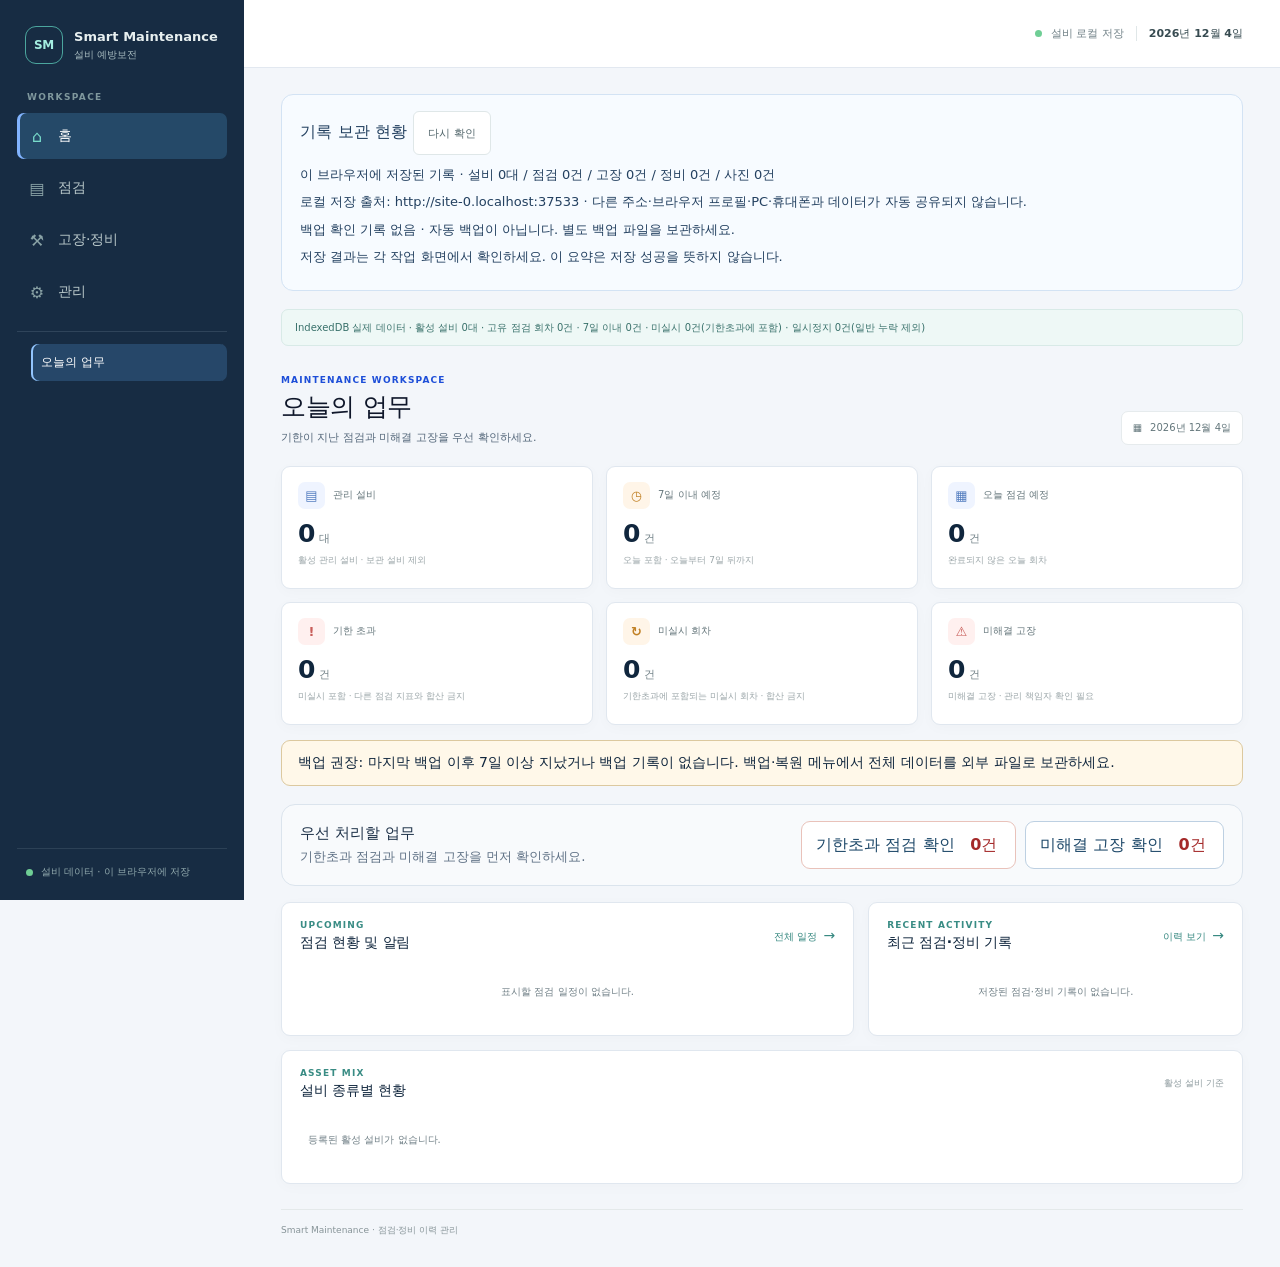
<file: docs/smart-maintenance/index.html>
<!doctype html>
<html lang="ko">
<head>
  <meta charset="utf-8"><meta name="viewport" content="width=device-width, initial-scale=1"><meta name="theme-color" content="#142a32"><meta name="description" content="Smart Maintenance 설비 예방보전 관리 화면"><title>Smart Maintenance | 설비 관리</title>
  
  
  <link rel="stylesheet" href="styles.css"><link rel="stylesheet" href="dashboard.css"><link rel="stylesheet" href="inspection.css"><link rel="stylesheet" href="maintenance.css"><link rel="stylesheet" href="integrated-history.css"><link rel="stylesheet" href="plans.css"><link rel="stylesheet" href="plan-lifecycle.css"><link rel="stylesheet" href="plan-checklists.css"><link rel="stylesheet" href="plan-execution.css"><link rel="stylesheet" href="schedule.css"><link rel="stylesheet" href="plan-autosave.css"><link rel="stylesheet" href="backup.css"><link rel="stylesheet" href="faults.css"><link rel="stylesheet" href="repair.css"><link rel="stylesheet" href="photos.css"><link rel="stylesheet" href="ui-foundation.css"><link rel="stylesheet" href="data-safety.css"><link rel="stylesheet" href="plan-focus.css"><link rel="stylesheet" href="field-mobile.css"><link rel="stylesheet" href="record-search.css">
  <script src="record-search.js" defer></script><script src="storage-version-bridge.js" defer></script><script src="app.js" defer></script><script src="inspection.js" defer></script><script src="maintenance.js" defer></script><script src="inspection-corrections.js" defer></script><script src="integrated-history.js" defer></script><script src="date-calculator.js" defer></script><script src="plan-policy.js" defer></script><script src="schedule-engine.js" defer></script><script src="plans.js" defer></script><script src="plan-checklists.js" defer></script><script src="plan-checklists-bridge.js" defer></script><script src="plan-lifecycle-ui.js" defer></script><script src="plan-early-settings.js" defer></script><script src="plan-draft-storage.js" defer></script><script src="plan-autosave.js" defer></script><script src="plan-execution.js" defer></script><script src="schedule.js" defer></script><script src="dashboard.js" defer></script><script src="dashboard-refresh.js" defer></script><script src="fault-model.js" defer></script><script src="repair-model.js" defer></script><script src="faults.js" defer></script><script src="repair-ui.js" defer></script><script src="fault-quickview.js" defer></script><script src="photos.js" defer></script><script src="backup-integrity.js" defer></script><script src="backup.js" defer></script><script src="equipment-cleanup-model.js" defer></script><script src="data-safety.js" defer></script><script src="plan-focus-model.js" defer></script><script src="plan-focus.js" defer></script>
</head>
<body><div class="app-shell"><aside class="sidebar" aria-label="주 메뉴"><a class="brand" href="#dashboard" aria-label="Smart Maintenance 대시보드"><span class="brand-mark" aria-hidden="true">SM</span><span class="brand-text"><strong>Smart Maintenance</strong><small>설비 예방보전</small></span></a><p class="nav-caption">WORKSPACE</p><nav class="primary-nav" aria-label="업무 메뉴"><button class="nav-link group-link is-active" type="button" data-group="home" aria-current="page"><span class="nav-icon" aria-hidden="true">⌂</span>홈</button><button class="nav-link group-link" type="button" data-group="inspection"><span class="nav-icon" aria-hidden="true">▤</span>점검</button><button class="nav-link group-link" type="button" data-group="repairs"><span class="nav-icon" aria-hidden="true">⚒</span>고장·정비</button><button class="nav-link group-link" type="button" data-group="admin"><span class="nav-icon" aria-hidden="true">⚙</span>관리</button></nav><nav class="sidebar-subnav nav-secondary" aria-label="상세 메뉴"><button class="nav-link nav-sub-link is-active" type="button" data-view="dashboard" data-nav-group="home" aria-current="page">오늘의 업무</button><button class="nav-link nav-sub-link" type="button" data-view="schedule" data-nav-group="inspection" hidden>점검 실행</button><button class="nav-link nav-sub-link" type="button" data-view="plans" data-nav-group="inspection" hidden>점검 계획</button><button class="nav-link nav-sub-link" type="button" data-view="history" data-nav-group="inspection" hidden>점검 이력</button><button class="nav-link nav-sub-link" type="button" data-view="faults" data-nav-group="repairs" hidden>고장·정비 관리</button><button class="nav-link nav-sub-link" type="button" data-view="equipment" data-nav-group="admin" hidden>설비 관리</button><button class="nav-link nav-sub-link" type="button" data-view="photos" data-nav-group="admin" hidden>사진 기록</button><button class="nav-link nav-sub-link" type="button" data-view="backup" data-nav-group="admin" hidden>백업·복원</button></nav><div class="sidebar-bottom"><span class="local-indicator" aria-hidden="true"></span><span>설비 데이터 · 이 브라우저에 저장</span></div></aside><div class="main-column"><header class="topbar"><div class="mobile-brand"><span class="brand-mark" aria-hidden="true">SM</span><strong>Smart Maintenance</strong></div><div class="topbar-meta"><span class="status-dot" aria-hidden="true"></span><span>설비 로컬 저장</span><span class="topbar-divider" aria-hidden="true"></span><time id="today">오늘</time></div></header><nav class="mobile-nav" aria-label="업무 메뉴"><button class="nav-link group-link is-active" type="button" data-group="home" aria-current="page">홈</button><button class="nav-link group-link" type="button" data-group="inspection">점검</button><button class="nav-link group-link" type="button" data-group="repairs">고장·정비</button><button class="nav-link group-link" type="button" data-group="admin">관리</button></nav><main class="content">
<section id="sm-data-panel" class="sm-data-panel" aria-label="브라우저 데이터 보관 현황">
<h2>기록 보관 현황 <button type="button" class="secondary-button" id="sm-data-refresh">다시 확인</button></h2>
<p id="sm-data-overview" role="status">브라우저 기록 확인 중…</p>
<p id="sm-data-origin">로컬 기록은 주소와 브라우저 프로필에 따라 다릅니다.</p>
<p id="sm-backup-when">백업 확인 기록 없음</p>
<p id="sm-save-feedback" role="status">저장 결과는 각 작업 화면에서 확인하세요. 이 요약은 저장 성공을 뜻하지 않습니다.</p>
</section><div class="demo-banner">통계는 IndexedDB에 저장된 실제 설비·계획·점검 기록을 기준으로 표시합니다.</div><div class="page-heading"><div><p class="eyebrow">MAINTENANCE WORKSPACE</p><h1 id="page-title">대시보드</h1><p class="page-subtitle" id="page-subtitle">설비와 점검 현황을 한눈에 확인하세요.</p></div><span class="date-chip"><span aria-hidden="true">▦</span><span id="heading-date">오늘</span></span></div>
<nav class="workspace-subnav nav-secondary" aria-label="상세 메뉴"><button class="nav-link nav-sub-link is-active" type="button" data-view="dashboard" data-nav-group="home" aria-current="page">오늘의 업무</button><button class="nav-link nav-sub-link" type="button" data-view="schedule" data-nav-group="inspection" hidden>점검 실행</button><button class="nav-link nav-sub-link" type="button" data-view="plans" data-nav-group="inspection" hidden>점검 계획</button><button class="nav-link nav-sub-link" type="button" data-view="history" data-nav-group="inspection" hidden>점검 이력</button><button class="nav-link nav-sub-link" type="button" data-view="faults" data-nav-group="repairs" hidden>고장·정비 관리</button><button class="nav-link nav-sub-link" type="button" data-view="equipment" data-nav-group="admin" hidden>설비 관리</button><button class="nav-link nav-sub-link" type="button" data-view="photos" data-nav-group="admin" hidden>사진 기록</button><button class="nav-link nav-sub-link" type="button" data-view="backup" data-nav-group="admin" hidden>백업·복원</button></nav><section class="view-panel" data-panel="dashboard" aria-labelledby="page-title"><div class="metric-grid"><article class="metric-card"><div class="metric-head"><span class="metric-icon blue" aria-hidden="true">▤</span><span class="metric-label">관리 설비</span></div><strong class="metric-value">—</strong><span class="metric-foot">IndexedDB 조회 대기 중</span></article><article class="metric-card"><div class="metric-head"><span class="metric-icon amber" aria-hidden="true">◷</span><span class="metric-label">7일 이내 예정</span></div><strong class="metric-value">—</strong><span class="metric-foot">오늘 포함 · 오늘부터 7일 뒤까지</span></article><article class="metric-card"><div class="metric-head"><span class="metric-icon blue" aria-hidden="true">▦</span><span class="metric-label">오늘 점검 예정</span></div><strong class="metric-value">—</strong><span class="metric-foot">완료되지 않은 오늘 회차</span></article><article class="metric-card"><div class="metric-head"><span class="metric-icon red" aria-hidden="true">!</span><span class="metric-label">기한 초과</span></div><strong class="metric-value">—</strong><span class="metric-foot">완료되지 않은 지난 회차</span></article><article class="metric-card"><div class="metric-head"><span class="metric-icon amber" aria-hidden="true">↻</span><span class="metric-label">미실시 회차</span></div><strong class="metric-value">—</strong><span class="metric-foot">추적 시작일 이후 완료 기록이 없는 회차</span></article><article class="metric-card"><div class="metric-head"><span class="metric-icon red" aria-hidden="true">⚠</span><span class="metric-label">미해결 고장</span></div><strong class="metric-value">—</strong><span class="metric-foot">종료하지 않은 고장 관리 기록</span></article></div><p id="backup-reminder" class="backup-reminder" hidden></p><section class="dashboard-actions" aria-label="우선 업무 바로가기"><div class="dashboard-action-copy"><strong>우선 처리할 업무</strong><small>기한초과 점검과 미해결 고장을 먼저 확인하세요.</small></div><div class="dashboard-action-links"><button type="button" class="dashboard-action-button dashboard-action-overdue" data-go="schedule"><span>기한초과 점검 확인</span><b id="dashboard-overdue-action-count" aria-live="polite">조회 중</b></button><button type="button" class="dashboard-action-button" data-go="faults"><span>미해결 고장 확인</span><b id="dashboard-fault-action-count" aria-live="polite">조회 중</b></button></div></section><div class="dashboard-grid"><section class="panel due-panel"><div class="panel-heading"><div><p class="eyebrow">UPCOMING</p><h2>점검 현황 및 알림</h2></div><button class="text-button" type="button" data-go="schedule">전체 일정 <span aria-hidden="true">→</span></button></div><div class="due-list"><p class="dashboard-empty">일정을 불러오는 중...</p></div></section><section class="panel activity-panel"><div class="panel-heading"><div><p class="eyebrow">RECENT ACTIVITY</p><h2>최근 점검·정비 기록</h2></div><button class="text-button" type="button" data-go="history">이력 보기 <span aria-hidden="true">→</span></button></div><div class="activity-list"><p class="dashboard-empty">이력을 불러오는 중...</p></div></section></div><section class="panel type-panel"><div class="panel-heading"><div><p class="eyebrow">ASSET MIX</p><h2>설비 종류별 현황</h2></div><span class="subtle-label">활성 설비 기준</span></div><div class="type-list"><span class="dashboard-empty">설비 종류를 불러오는 중...</span></div></section></section>
<section class="view-panel" data-panel="equipment" hidden aria-labelledby="page-title"><p class="plan-mode-note" hidden>점검 계획을 관리하려면 아래 설비 목록에서 해당 설비의 <strong>점검 계획</strong>을 선택하세요. 신규 설비 등록은 관리 → 설비 관리에서 할 수 있습니다.</p><div class="equipment-layout"><section class="panel equipment-form-panel"><div class="panel-heading"><div><p class="eyebrow">NEW ASSET</p><h2 id="equipment-form-title">설비 등록</h2></div><span class="subtle-label">필수 항목</span></div><form id="equipment-form" novalidate><label class="field-label" for="equipment-name">설비 이름 *</label><input id="equipment-name" name="name" type="text" maxlength="100" required><label class="field-label" for="equipment-code">관리번호 *</label><input id="equipment-code" name="assetCode" type="text" maxlength="50" required><label class="field-label" for="equipment-type">설비 종류 *</label><select id="equipment-type" name="typeId" required><option value="">종류를 불러오는 중...</option></select><label class="field-label" for="equipment-location">위치 *</label><input id="equipment-location" name="location" type="text" maxlength="100" required><button id="equipment-submit" class="primary-button" type="submit" disabled>설비 등록</button><button id="equipment-cancel-edit" class="secondary-button" type="button" hidden>수정 취소</button><p id="equipment-message" class="form-message" role="status"></p></form></section><section class="panel table-panel equipment-list-panel"><div class="panel-heading"><h2 id="equipment-list-title">설비 목록</h2><span id="equipment-count" class="subtle-label">0대</span></div><p class="local-data-note">사용자 등록 데이터</p><div class="record-search-bar" role="search" aria-label="설비 검색">
<label for="equipment-search">설비 검색<input id="equipment-search" type="search" placeholder="설비 이름 · 관리번호 · 위치" autocomplete="off"></label>
<label for="equipment-type-filter">설비 종류<select id="equipment-type-filter"><option value="">전체 종류</option></select></label>
<button id="equipment-search-reset" class="secondary-button" type="button">검색 초기화</button></div><div class="equipment-list-tabs"><button class="equipment-list-tab is-active" type="button" id="active-equipment-tab" aria-selected="true" data-equipment-list="active">일반 목록 <span id="active-equipment-count">0대</span></button><button class="equipment-list-tab" type="button" id="archived-equipment-tab" aria-selected="false" data-equipment-list="archived">보관 목록 <span id="archived-equipment-count">0대</span></button></div><div id="active-equipment-view" class="equipment-list-view"><div class="table-wrap"><table><thead><tr><th>설비 이름</th><th>관리번호</th><th>종류</th><th>위치</th><th>작업</th></tr></thead><tbody id="equipment-list"></tbody></table></div></div><div id="archived-equipment-view" class="equipment-list-view" hidden><div class="table-wrap"><table><tbody id="archived-equipment-list"></tbody></table></div></div></section></div><details id="sm-cleanup-panel" class="sm-cleanup-panel">
<summary>테스트 설비 정리 (선택 영구 삭제)</summary>
<p><strong>보관과 영구 삭제는 다릅니다.</strong> 잘못 입력한 테스트 설비만 선택하세요. 연결된 점검표·계획·점검·고장·정비·사진 기록도 함께 삭제됩니다. 실제 운영 설비는 삭제하지 말고 보관하세요.</p>
<p>삭제 전에 관리 → 백업·복원에서 <strong>.smbak 파일</strong>을 만들고 파일을 직접 확인하세요. 이 도구는 복원을 자동 실행하지 않습니다.</p>
<button id="sm-cleanup-refresh" class="secondary-button" type="button">현재 설비 다시 읽기</button>
<div id="sm-cleanup-list" aria-label="삭제할 테스트 설비 선택"></div>
<h3>삭제 대상 미리보기</h3><div id="sm-cleanup-preview" role="status">설비를 선택하면 연결 기록 건수를 보여줍니다.</div>
<label class="sm-confirm"><input id="sm-cleanup-backup" type="checkbox">기존 기록을 .smbak 파일로 백업하고 실제 다운로드 파일을 확인했습니다.</label>
<label class="sm-confirm"><input id="sm-cleanup-ack" type="checkbox">선택한 설비 및 연결된 모든 기록이 영구 삭제되는 것을 확인했습니다.</label>
<label for="sm-cleanup-phrase">확인 문구 <strong>선택 설비 삭제</strong>를 입력하세요.</label>
<input id="sm-cleanup-phrase" type="text" autocomplete="off" spellcheck="false" placeholder="선택 설비 삭제">
<button id="sm-cleanup-delete" type="button" class="sm-danger" disabled>선택한 테스트 설비와 연결 기록 영구 삭제</button>
<p id="sm-cleanup-message" role="status">아직 어떤 데이터도 삭제하지 않았습니다.</p>
</details><section id="checklist-editor" class="panel checklist-editor-panel" hidden><h2 id="checklist-heading">설비별 점검표</h2><p id="checklist-equipment-meta"></p><button id="checklist-close" type="button">닫기</button><form id="checklist-form"><input id="checklist-item-name"><textarea id="checklist-item-guidance"></textarea><button id="checklist-submit">항목 추가</button><button id="checklist-cancel-edit" type="button" hidden>취소</button><p id="checklist-message"></p></form><span id="checklist-target-note"></span><span id="checklist-item-count"></span><ul id="checklist-items"></ul></section><p class="view-note">보관 설비는 점검 대상에서 제외됩니다.</p></section>
<section class="view-panel" data-panel="schedule" hidden><section class="panel table-panel schedule-panel"><div class="panel-heading"><div><p class="eyebrow">INSPECTION PLANS</p><h2 id="schedule-heading">점검 예정 현황</h2><p class="schedule-description">활성 설비 일정, 조기 점검 가능 회차 및 실제 미실시 회차를 표시합니다. 계획 추적 시작일 이전 기록은 소급 생성하지 않습니다.</p></div><span id="schedule-count" class="subtle-label">0건</span></div><div class="schedule-toolbar record-search-bar" role="search" aria-label="점검 일정 검색"><label for="schedule-query">일정 검색<input id="schedule-query" type="search" placeholder="설비 · 관리번호 · 점검 계획" autocomplete="off"></label><label for="schedule-equipment-filter">설비별 필터<select id="schedule-equipment-filter"><option value="">전체 활성 설비</option></select></label><label for="schedule-state-filter">진행 상태<select id="schedule-state-filter"><option value="">전체 상태</option><option value="overdue">기한 초과</option><option value="today">오늘 점검</option><option value="early">조기 점검</option><option value="scheduled">예정</option><option value="pending">연동 대기</option><option value="paused">일시정지</option><option value="unset">설정 필요</option></select></label><button id="schedule-filter-reset" type="button" class="secondary-button">검색 초기화</button></div><p id="schedule-message" class="schedule-message" role="status">일정을 불러오는 중...</p><div class="table-wrap"><table class="schedule-table"><thead><tr><th>설비</th><th>점검 계획·회차</th><th>주기</th><th>예정일·상태</th><th>완료 여부</th></tr></thead><tbody id="schedule-rows"></tbody></table></div></section><div class="notice-card"><strong>점검 주기 안내</strong><p>실제 점검 주기와 법정검사 요건은 제조사 지침 및 적용 기준을 확인하세요.</p></div></section><section class="view-panel" data-panel="history" hidden><div class="panel table-panel"><h2>통합 이력</h2></div></section><section class="view-panel" data-panel="faults" hidden aria-label="고장 관리">
<section class="panel fault-layout"><div class="panel-heading"><div><p class="eyebrow">FAULT MANAGEMENT</p><h2>점검에서 발견된 고장 관리</h2><p>점검 완료와 고장 해결은 별도입니다. 운전 가능 여부는 담당자가 현장 확인 후 기록해야 하며 이 화면은 안전 운전 허가를 대신하지 않습니다.</p></div><span id="faults-count" class="subtle-label">0건</span></div>
<div class="fault-toolbar record-search-bar" role="search" aria-label="고장 검색"><label for="fault-query">고장 검색<input id="fault-query" type="search" autocomplete="off" placeholder="설비 · 증상 · 담당자"></label><label for="fault-filter">상태<select id="fault-filter"><option value="open">미해결</option><option value="all">전체</option><option value="closed">종료</option></select></label><label for="fault-priority-filter">우선순위<select id="fault-priority-filter"><option value="">전체 우선순위</option><option value="unassessed">미평가</option><option value="emergency">긴급</option><option value="high">높음</option><option value="normal">보통</option></select></label><button id="fault-filter-reset" class="secondary-button" type="button">검색 초기화</button><button id="fault-refresh" class="secondary-button" type="button">새로 고침</button></div><p id="fault-list-message" role="status" aria-live="polite"></p><div class="fault-table-wrap"><table class="fault-table"><thead><tr><th>설비·증상</th><th>담당자</th><th>우선순위·운전 상태</th><th>기한·재확인</th><th>상태</th><th>열기</th></tr></thead><tbody id="fault-rows"></tbody></table></div></section>
<section id="fault-detail" class="panel fault-editor" hidden><h2 id="fault-detail-heading">고장 상세</h2><p class="fault-info" id="fault-detail-meta"></p><div class="fault-status-line" id="fault-flags"></div>
<div id="fault-history-summary"></div><div class="fault-photo-actions"><button id="fault-add-photo" type="button" class="secondary-button" hidden>이 고장에 사진 추가</button></div>
<form id="fault-update-form"><fieldset><legend>관리 책임자·우선순위·운전 상태·기한 설정</legend><div class="fault-grid">
<label>처리자 이름 *<input id="fault-actor" maxlength="100" required></label><label>관리 책임자 (1명) *<input id="fault-owner" maxlength="100" required></label>
<label>우선순위<select id="fault-priority"><option value="unassessed">미평가</option><option value="emergency">긴급</option><option value="high">높음</option><option value="normal">보통</option></select></label><label>우선순위 평가 목표일<input id="fault-priority-date" type="date"></label>
<label>운전 상태<select id="fault-operation"><option value="unverified">운전 상태 확인 필요</option><option value="operable">운전 가능</option><option value="restricted">제한 운전</option><option value="stopped">운전 중지</option></select></label>
<label>정비 조치 목표일 (선택)<input id="fault-repair-date" type="date"></label><label>다음 재확인일<input id="fault-review-date" type="date"></label>
<label class="fault-span">변경 사유·인계 내용 *<textarea id="fault-change-reason" rows="2" maxlength="2000" required placeholder="변경 사유를 기록하세요."></textarea></label></div><div class="fault-button-row"><button class="primary-button" type="submit">관리 정보 저장</button></div></fieldset></form>
<form id="fault-review-form"><fieldset><legend>고장 재확인 기록</legend><div class="fault-grid"><label>확인자 (현재 책임자) *<input id="fault-review-actor" maxlength="100" required></label><label>상태 변화<select id="fault-review-level"><option value="unchanged">변화 없음</option><option value="improving">호전</option><option value="worsening">악화</option></select></label><label>다음 재확인일 *<input id="fault-review-next" type="date" required></label><label class="fault-span">실제 재확인 결과·근거 *<textarea id="fault-review-detail" rows="2" maxlength="2000" required></textarea></label></div><div class="fault-button-row"><button class="secondary-button" type="submit">재확인 기록 저장</button></div></fieldset></form>
<div id="fault-worsening-controls" class="fault-control" hidden><p class="fault-review-warning">악화 경고: 운전 상태와 조치 계획을 다시 검토하세요. 경고 해제는 고장 종료가 아닙니다.</p><form id="fault-dismiss-form"><div class="fault-grid"><label>담당자 *<input id="fault-dismiss-actor" maxlength="100" required></label><label class="fault-span">경고 해제 사유 *<textarea id="fault-dismiss-reason" maxlength="2000" rows="2" required></textarea></label></div><div class="fault-button-row"><button class="secondary-button" type="submit">악화 경고만 해제</button></div></form></div>
<section id="repair-board" class="repair-panel" hidden aria-label="고장별 정비 작업 관리">
<h3>정비 조치 계획·참여 작업자</h3>
<p id="repair-summary"></p><p id="repair-alert" class="repair-alert" role="status" hidden></p>
<div id="repair-tasks"></div><p id="repair-closed-note" class="repair-muted" hidden></p>
<div id="repair-editors">
<form id="repair-create-form"><fieldset><legend>정비 작업 등록 (책임자)</legend><div class="repair-fields">
<label>작업명 *<input id="repair-create-title" maxlength="160" required placeholder="예: 베어링 교체"></label>
<label>첫 참여 작업자 *<input id="repair-create-worker" maxlength="100" required></label>
<label>작업자 역할 *<input id="repair-create-role" maxlength="100" required placeholder="예: 기계 정비"></label>
<label>관리 책임자 *<input id="repair-create-actor" maxlength="100" required></label>
<label class="repair-wide">등록 사유·작업 범위 *<textarea id="repair-create-reason" maxlength="2000" required></textarea></label>
</div><button type="submit" class="secondary-button">정비 작업 추가</button></fieldset></form>
<form id="repair-member-form"><fieldset><legend>기존 작업에 참여자 추가 (책임자)</legend><div class="repair-fields">
<label>작업 *<select id="repair-member-task" required></select></label>
<label>추가 작업자 *<input id="repair-member-name" maxlength="100" required></label>
<label>역할 *<input id="repair-member-role" maxlength="100" required></label>
<label>관리 책임자 *<input id="repair-member-actor" maxlength="100" required></label>
<label class="repair-wide">참여자 추가 사유 *<textarea id="repair-member-reason" maxlength="2000" required></textarea></label>
</div><button type="submit" class="secondary-button">참여자 추가</button></fieldset></form>
<form id="repair-progress-form"><fieldset><legend>작업자별 진행·완료 기록</legend><div class="repair-fields">
<label>작업 *<select id="repair-progress-task" required></select></label>
<label>참여 작업자 *<select id="repair-progress-member" required></select></label>
<label>기록자 (작업자 또는 책임자) *<input id="repair-progress-actor" maxlength="100" required></label>
<label>상태 *<select id="repair-progress-status"><option value="pending">미착수</option><option value="working">진행 중</option><option value="done">완료</option></select></label>
<label>완료 작업일 (완료 시 필수)<input type="date" id="repair-progress-date"></label>
<label class="repair-wide">실제 수행 내용 (완료 시 필수)<textarea id="repair-progress-detail" maxlength="2000"></textarea></label>
<label class="repair-wide">정정 사유 (완료 기록 변경 시 필수)<textarea id="repair-progress-reason" maxlength="2000"></textarea></label>
</div><button type="submit" class="secondary-button">작업자 상태 저장</button></fieldset></form>
<form id="repair-action-form"><fieldset><legend>작업 보류·재개·취소 및 보류 재확인 (책임자)</legend><div class="repair-fields">
<label>작업 *<select id="repair-action-task" required></select></label>
<label>조치 유형 *<select id="repair-action-kind"><option value="hold">보류</option><option value="check">보류 재확인</option><option value="resume">재개</option><option value="cancel">불필요한 작업 취소</option></select></label>
<label>관리 책임자 *<input id="repair-action-actor" maxlength="100" required></label>
<label>다음 보류 확인일 (보류·재확인 시 필수)<input type="date" id="repair-action-date"></label>
<label class="repair-wide">실제 확인 내용·처리 사유 *<textarea id="repair-action-reason" maxlength="2000" required></textarea></label>
</div><button type="submit" class="secondary-button">작업 상태 변경</button></fieldset></form>
<form id="repair-confirm-form"><fieldset><legend>정비 조치 계획 확정·재확정</legend><p class="repair-muted">책임자 확인 후 계획을 확정합니다. 범위가 바뀌면 다시 확인해야 하며 고장 자체는 종료되지 않습니다.</p><div class="repair-fields">
<label>관리 책임자 *<input id="repair-confirm-actor" maxlength="100" required></label>
<label class="repair-wide">확정 근거·사유 *<textarea id="repair-confirm-reason" maxlength="2000" required></textarea></label>
</div><button type="submit" class="primary-button">조치 계획 확정</button></fieldset></form>
</div><p id="repair-note" role="status"></p></section>
<form id="fault-close-form"><fieldset><legend>고장 종료 (점검·정비 완료와 별개)</legend><div class="fault-grid"><label>관리 책임자 *<input id="fault-close-actor" maxlength="100" required></label><label class="fault-span">종료 사유·확인 결과 *<textarea id="fault-close-reason" maxlength="2000" rows="2" required></textarea></label></div><div class="fault-button-row"><label class="fault-span"><input type="checkbox" id="fault-close-ack"> 미완료·보류 작업이 남아 있어도 확인 후 예외 종료합니다 (해당할 때만 체크)</label><button class="secondary-button" type="submit">사유 기록 후 고장 종료</button></div></fieldset></form>
<h3>변경·재확인·종료 이력</h3><ul class="fault-log" id="fault-log"></ul><p id="fault-detail-message" role="status"></p></section>
</section><section class="view-panel" data-panel="photos" hidden aria-label="점검·고장·정비 사진 기록">
<section class="panel photo-panel"><h2>사진 기록 등록</h2>
<p>점검·고장·정비 기록에만 사진을 연결합니다. 일상 점검의 사진 첨부는 선택입니다. 보관된 설비에는 새 사진을 등록하지 않습니다.</p>
<form id="photo-form"><div class="photo-fields">
<label>기록 종류 *<select id="photo-record-type" required><option value="inspection">점검 기록</option><option value="fault">고장 기록</option><option value="maintenance">정비 기록</option></select></label>
<label>연결할 기존 기록 *<select id="photo-record-id" required><option value="">기록 불러오는 중...</option></select></label>
<label>사진 단계 *<select id="photo-phase"><option value="observation">상태·이상</option><option value="before">정비 전</option><option value="after">정비 후</option></select></label>
<label>등록자 *<input id="photo-actor" maxlength="100" required></label>
<label class="photo-wide">사진 설명 *<textarea id="photo-description" maxlength="1000" required placeholder="고장 부위 및 작업 내용 등을 작성하세요"></textarea></label>
<label class="photo-wide">사진 파일 (JPG·PNG·WebP, 최대 12MB) *<input id="photo-file" type="file" accept="image/jpeg,image/png,image/webp" required></label>
<label class="photo-wide photo-toggle"><input id="photo-original" type="checkbox"> 원본도 별도 보존 (원본 파일 8MB 이하, 사진 전체 저장 최대 60MB, 백업 크기 증가)</label>
</div><button id="photo-save" type="submit" class="primary-button">사진 최적화 후 저장</button></form>
<p id="photo-status" role="status"></p><p id="photo-space" class="photo-muted"></p>
</section>
<section class="panel photo-panel"><div class="panel-heading"><h2>저장된 사진</h2><button type="button" id="photo-refresh" class="secondary-button">새로 고침</button></div>
<p class="photo-muted">사진을 숨겨도 점검·고장·정비 원본 기록은 변경하지 않으며, 사진 메타데이터와 변경 사유는 남습니다.</p>
<div id="photo-gallery" class="photo-gallery"></div></section></section>
<section class="view-panel" data-panel="backup" hidden>
  <section class="panel backup-panel">
    <h2>전체 데이터 백업</h2>
    <p>설비·점검·정비·계획 및 임시 기록을 파일로 저장합니다. 다른 주소로 앱을 옮기는 경우 기존 데이터는 자동으로 이전되지 않으므로 백업과 복원이 필요합니다.</p>
    <label class="backup-check"><input type="checkbox" id="backup-encrypted" checked> 비밀번호로 암호화하여 백업 (권장)</label>
    <label for="backup-password" class="field-label">백업 비밀번호 (암호화 시 10자 이상)</label>
    <input id="backup-password" type="password" autocomplete="new-password" placeholder="이 비밀번호를 잊으면 복원할 수 없습니다.">
    <label for="backup-frequency" class="field-label">백업 안내 주기 (일)</label>
<input id="backup-frequency" type="number" min="1" max="365" value="7" style="max-width:100px">
<p id="backup-size" class="form-message" role="status"></p>
<label for="backup-progress" class="field-label">백업 진행 단계 (전체 시간의 정확한 백분율은 아닙니다)</label><progress id="backup-progress" max="100" value="0" hidden></progress>
<button id="backup-cancel" type="button" class="secondary-button" hidden>백업 취소</button>
<button id="backup-export" class="primary-button" type="button">전체 기록 백업 파일 저장</button>
    <p id="backup-export-status" class="form-message" role="status"></p>
  </section>
  <section class="panel backup-panel">
    <h2>백업 복원</h2>
    <p>백업 파일을 먼저 확인하고 충돌을 검토합니다. 전체 교체 시에는 현재 기록을 먼저 별도 백업해야 합니다.</p>
    <label class="field-label" for="backup-import-file">백업 파일 선택</label>
    <input id="backup-import-file" type="file" accept=".json,.smbak,application/json">
    <label class="field-label" for="backup-import-password">복원 비밀번호 (암호화된 파일만)</label>
    <input id="backup-import-password" type="password" autocomplete="off">
    <button id="backup-preview" class="secondary-button" type="button">백업 내용 비교</button>
    <div id="backup-preview-summary" class="backup-summary" aria-live="polite"></div>
    <div id="backup-conflicts" class="backup-conflicts"></div>
    <fieldset id="backup-restore-options" hidden>
      <legend>복원 방식</legend>
      <label class="backup-check"><input name="backup-mode" type="radio" value="merge" checked> 병합 (현재 기록 유지, 새 기록 추가, 충돌별 선택)</label>
      <label class="backup-check"><input name="backup-mode" type="radio" value="replace"> 전체 교체 (기존 기록을 백업한 다음)</label>
    </fieldset>
    <button id="backup-restore" class="primary-button" type="button" disabled>확인 후 복원 실행</button>
    <p id="backup-import-status" class="form-message" role="status"></p>
  </section>
</section><footer class="page-footer">Smart Maintenance · 점검·정비 이력 관리</footer></main></div></div></body>
</html>
</file>
<file: docs/smart-maintenance/styles.css>
:root{font-family:'Noto Sans KR',system-ui,-apple-system,BlinkMacSystemFont,'Segoe UI',sans-serif;color:#192b31;background:#f5f7f8;font-synthesis:none;text-rendering:optimizeLegibility;--ink:#192b31;--muted:#78868b;--line:#e6ebed;--teal:#18847d;--navy:#142a32;--surface:#fff;--shadow:0 5px 22px rgba(24,48,55,.035)}
*{box-sizing:border-box}body{margin:0;min-width:320px;min-height:100vh}button{font:inherit}.app-shell{min-height:100vh}.sidebar{position:fixed;inset:0 auto 0 0;width:244px;background:var(--navy);color:#e8f0f0;padding:26px 17px 18px;display:flex;flex-direction:column;z-index:5}.brand{display:flex;gap:11px;align-items:center;padding:0 8px;color:inherit;text-decoration:none}.brand-mark{flex:none;width:38px;height:38px;display:grid;place-items:center;border:1px solid #4ba69e;border-radius:11px;color:#a4eee1;font-size:12px;font-weight:700;letter-spacing:-.3px}.brand-text strong,.brand-text small{display:block}.brand-text strong{font-size:13px;letter-spacing:.05px}.brand-text small{font-size:10px;color:#a7bbbf;margin-top:4px}.nav-caption{font-size:9px;letter-spacing:1.35px;color:#7f989d;margin:43px 10px 11px;font-weight:700}.primary-nav{display:grid;gap:5px}.nav-link{display:flex;align-items:center;gap:12px;width:100%;height:43px;padding:0 11px;border:0;border-radius:7px;background:transparent;color:#b9c8ca;text-align:left;font-size:12px;font-weight:500;cursor:pointer;transition:background .15s,color .15s}.nav-link:hover{background:rgba(255,255,255,.07);color:white}.nav-link.is-active{background:#20444a;color:#eafffa;box-shadow:inset 2px 0 #4bd0b7}.nav-icon{width:18px;text-align:center;font-size:16px;color:#8aa3a6}.nav-link.is-active .nav-icon{color:#78dbca}.sidebar-bottom{margin-top:auto;border-top:1px solid rgba(218,238,238,.11);padding:16px 9px 3px;display:flex;align-items:center;gap:8px;color:#91a9ad;font-size:10px}.local-indicator,.status-dot{width:7px;height:7px;border-radius:50%;background:#6fce95}.main-column{margin-left:244px;min-height:100vh}.topbar{height:68px;background:#fff;border-bottom:1px solid #e9eeee;display:flex;align-items:center;justify-content:flex-end;padding:0 37px}.topbar-meta{display:flex;align-items:center;gap:9px;color:#718187;font-size:11px}.topbar-divider{height:15px;width:1px;background:#e0e7e8;margin:0 3px}.topbar-meta time{color:#374b51;font-weight:600}.mobile-brand,.mobile-nav{display:none}.content{max-width:1320px;padding:26px 37px 30px;margin:auto}.demo-banner{display:flex;align-items:center;gap:9px;padding:10px 13px;border:1px solid #d8eae7;background:#eef8f6;color:#39716b;border-radius:7px;font-size:10px;line-height:1.5}.demo-banner.is-error{border-color:#f0d4d1;background:#fff3f1;color:#a9453f}.demo-banner span{font-size:14px}.page-heading{display:flex;align-items:flex-end;justify-content:space-between;margin:29px 0 21px}.eyebrow{margin:0 0 7px;color:#398c84;font-size:9px;font-weight:700;letter-spacing:1.15px}.page-heading h1{margin:0;font-size:25px;letter-spacing:-.8px;line-height:1.2}.page-subtitle{margin:8px 0 0;color:#7d898e;font-size:11px}.date-chip{display:flex;gap:8px;align-items:center;color:#64777c;background:#fff;border:1px solid var(--line);border-radius:7px;padding:9px 11px;font-size:10px}.metric-grid{display:grid;grid-template-columns:repeat(4,minmax(0,1fr));gap:13px;margin-bottom:15px}.metric-card,.panel{background:var(--surface);border:1px solid #e8edef;border-radius:9px;box-shadow:var(--shadow)}.metric-card{padding:15px 16px 14px;min-height:123px}.metric-head{display:flex;align-items:center;gap:8px}.metric-icon{display:grid;place-items:center;width:27px;height:27px;border-radius:7px;font-size:13px;font-weight:700}.metric-icon.blue{color:#4e79bd;background:#eff4ff}.metric-icon.amber{color:#c18126;background:#fff5e8}.metric-icon.red{color:#c85e5a;background:#fff0ef}.metric-icon.green{color:#348767;background:#eaf7ef}.metric-label{color:#65767b;font-size:10px;font-weight:500}.metric-value{display:block;margin-top:12px;font-size:25px;line-height:1;font-weight:700;letter-spacing:-.6px}.metric-value span{font-size:11px;font-weight:500;color:#718187;margin-left:4px;letter-spacing:0}.metric-foot{display:block;color:#9aa5a8;font-size:9px;margin-top:8px}.dashboard-grid{display:grid;grid-template-columns:minmax(0,1.3fr) minmax(290px,.85fr);gap:14px;margin-bottom:14px}.panel{padding:17px 18px}.panel-heading{display:flex;align-items:center;justify-content:space-between;gap:12px;margin-bottom:14px}.panel-heading .eyebrow{margin-bottom:4px}.panel-heading h2{font-size:14px;letter-spacing:-.25px;margin:0}.text-button{border:0;background:transparent;color:#34877f;font-size:10px;cursor:pointer;padding:5px 0;white-space:nowrap}.text-button:hover{color:#155e59}.text-button span{font-size:14px;margin-left:3px}.due-list,.activity-list{display:grid}.due-row{display:grid;grid-template-columns:8px minmax(0,1fr) auto;align-items:center;gap:11px;padding:12px 0;border-top:1px solid #eff2f2}.due-row:first-child{border-top:0;padding-top:2px}.due-mark{width:7px;height:7px;border-radius:50%;background:#52a98b}.due-mark.overdue{background:#d86b63}.due-mark.today{background:#d59b47}.due-mark.soon{background:#568ec4}.due-mark.planned{background:#52a98b}.due-copy{min-width:0}.due-copy strong,.due-copy span{display:block;overflow:hidden;text-overflow:ellipsis;white-space:nowrap}.due-copy strong{font-size:10px;font-weight:600}.due-copy span{margin-top:4px;color:#89969a;font-size:9px}.due-date{text-align:right}.due-date small{display:block;color:#89969a;font-size:9px;margin-top:5px}.pill{display:inline-block;white-space:nowrap;border-radius:20px;padding:4px 7px;font-size:8px;font-weight:600}.pill-red{background:#fff0ef;color:#b8514d}.pill-amber{background:#fff4e5;color:#a97122}.pill-blue{background:#edf5ff;color:#4777ad}.pill-green{background:#edf7f1;color:#438466}.activity-row{display:grid;grid-template-columns:25px minmax(0,1fr) auto;gap:9px;align-items:center;border-top:1px solid #eff2f2;padding:13px 0}.activity-row:first-child{border-top:0;padding-top:2px}.result-icon{width:24px;height:24px;display:grid;place-items:center;border-radius:7px;font-size:11px;font-weight:700}.result-ok{color:#348767;background:#eaf7ef}.result-warn{color:#bd812b;background:#fff4e5}.activity-row strong,.activity-row small{display:block}.activity-row strong{font-size:9px;font-weight:600;overflow:hidden;text-overflow:ellipsis;white-space:nowrap}.activity-row small{font-size:8px;color:#89969a;margin-top:4px}.activity-row time{color:#8b989c;font-size:9px;white-space:nowrap}.type-panel{margin-bottom:15px}.subtle-label{color:#8c999d;font-size:9px}.type-list{display:flex;flex-wrap:wrap;gap:8px}.type-chip{display:flex;align-items:center;gap:13px;background:#f5f8f8;border:1px solid #edf1f1;border-radius:6px;padding:8px 10px;color:#63757a;font-size:9px}.type-chip b{color:#2b474c;font-size:10px}.table-panel{padding:18px 19px}.table-wrap{overflow-x:auto;width:100%}table{width:100%;min-width:640px;border-collapse:collapse;text-align:left}th{padding:10px;background:#f7f9f9;color:#78868a;font-size:9px;font-weight:600;white-space:nowrap;border-bottom:1px solid #e9eeee}td{padding:12px 10px;border-bottom:1px solid #eff2f2;color:#68787d;font-size:10px;white-space:nowrap}tbody tr:last-child td{border-bottom:0}.primary-cell{color:#263c42;font-weight:600}.view-note{color:#849196;font-size:10px;margin:13px 2px}.notice-card{margin-top:14px;padding:14px 16px;border:1px solid #e9eddb;border-radius:8px;background:#fbfcf6}.notice-card strong{font-size:10px;color:#615d3f}.notice-card p{margin:6px 0 0;color:#88856d;font-size:10px;line-height:1.6}.page-footer{display:flex;justify-content:space-between;gap:20px;border-top:1px solid #e4e9ea;padding-top:13px;margin-top:25px;color:#879498;font-size:9px;line-height:1.6}.page-footer span{text-align:right}.view-panel[hidden]{display:none}.dashboard-empty{margin:0;padding:18px 8px;text-align:center;color:#89969a;font-size:10px;line-height:1.6}
@media(max-width:1050px){.sidebar{width:215px}.main-column{margin-left:215px}.content{padding-left:25px;padding-right:25px}.topbar{padding:0 25px}.dashboard-grid{grid-template-columns:minmax(0,1fr) minmax(260px,.8fr)}.metric-grid{gap:9px}.metric-card{padding-left:12px;padding-right:12px}}
@media(max-width:760px){.sidebar{display:none}.main-column{margin-left:0}.topbar{height:58px;padding:0 17px;justify-content:space-between}.mobile-brand{display:flex;align-items:center;gap:9px}.mobile-brand .brand-mark{width:30px;height:30px;border-radius:9px;font-size:10px}.mobile-brand strong{font-size:11px}.topbar-meta{font-size:9px;gap:7px}.mobile-nav{display:flex;gap:5px;overflow-x:auto;background:#fff;border-bottom:1px solid #e9eeee;padding:0 13px;scrollbar-width:none}.mobile-nav::-webkit-scrollbar{display:none}.mobile-nav .nav-link{height:43px;width:auto;flex:none;padding:0 11px;border-radius:0;color:#7d898e;font-size:10px;white-space:nowrap}.mobile-nav .nav-link:hover{background:transparent;color:#315a5b}.mobile-nav .nav-link.is-active{background:transparent;color:#167970;box-shadow:inset 0 -2px #2b9a8c}.content{padding:17px 16px 25px}.demo-banner{font-size:9px;padding:9px 10px}.page-heading{margin:23px 0 16px}.page-heading h1{font-size:22px}.date-chip{font-size:9px;padding:8px}.metric-grid{grid-template-columns:repeat(2,minmax(0,1fr));gap:9px}.metric-card{min-height:108px;padding:12px}.metric-value{font-size:23px;margin-top:9px}.metric-foot{margin-top:6px}.dashboard-grid{grid-template-columns:1fr;gap:10px}.panel{padding:15px}.activity-panel{padding-bottom:7px}.type-list{gap:6px}.type-chip{padding:7px 8px;gap:8px}.page-footer{display:block}.page-footer span{display:block;text-align:left;margin-top:4px}}
@media(max-width:380px){.topbar-meta{font-size:8px}.content{padding-left:12px;padding-right:12px}.metric-card{padding:10px}.metric-label{font-size:9px}.panel-heading h2{font-size:13px}.due-row{gap:8px}.type-chip{font-size:8px}}
/* 본문 설비·기록 모듈 스타일은 기존 규칙을 유지합니다. */
.equipment-layout{display:grid;grid-template-columns:minmax(250px,.72fr) minmax(0,1.5fr);gap:15px;align-items:start}.equipment-form-panel{padding:18px}.equipment-form-panel .panel-heading{margin-bottom:17px}#equipment-form{display:grid;gap:8px}.field-label{display:block;margin-top:4px;color:#465b60;font-size:10px;font-weight:600}.field-label span{color:#bd5d54}#equipment-form input,#equipment-form select,.checklist-inputs input,.checklist-inputs textarea{width:100%;min-height:39px;padding:9px 10px;border:1px solid #dfe7e8;border-radius:6px;background:#fff;color:#263c42;font:inherit;font-size:11px;outline:none;resize:vertical}#equipment-form input:focus,#equipment-form select:focus,.checklist-inputs input:focus,.checklist-inputs textarea:focus{border-color:#4aaca0;box-shadow:0 0 0 3px rgba(46,151,139,.12)}#equipment-form input:disabled{background:#f4f6f6;color:#758387;cursor:not-allowed}.primary-button,.secondary-button{min-height:40px;margin-top:8px;padding:9px 14px;border:0;border-radius:6px;font-size:11px;font-weight:600;cursor:pointer}.primary-button{background:#18847d;color:#fff}.primary-button:hover:not(:disabled){background:#126e68}.primary-button:disabled{cursor:not-allowed;opacity:.55}.secondary-button{margin-top:0;border:1px solid #dfe7e8;background:#fff;color:#52666b}.secondary-button[hidden]{display:none}.edit-button,.archive-button,.restore-button,.checklist-open-button,.checklist-edit-button,.checklist-delete-button{min-height:30px;padding:5px 9px;border:1px solid #dce8e6;border-radius:5px;background:#f4faf9;color:#19766e;font-size:10px;font-weight:600;cursor:pointer}.archive-button{margin-left:5px;border-color:#eadfce;background:#fffaf3;color:#916424}.checklist-open-button{margin-right:5px}.form-message{min-height:16px;margin:0;color:#347b6c;font-size:10px;line-height:1.5}.form-message.is-error{color:#b14f49}.equipment-list-panel,.maintenance-panel{min-width:0}.local-data-note{margin:0 0 12px;color:#829094;font-size:9px;line-height:1.5}.equipment-list-tabs{display:flex;gap:3px;border-bottom:1px solid #e8eeee;margin-bottom:10px}.equipment-list-tab{padding:9px 11px;border:0;border-bottom:2px solid transparent;background:transparent;color:#78868b;font-size:10px;font-weight:600;cursor:pointer}.equipment-list-tab.is-active{border-bottom-color:#278f84;color:#19776e}.equipment-list-view[hidden],.checklist-editor-panel[hidden],.maintenance-panel[hidden],.inspection-panel[hidden]{display:none}.equipment-list-panel table{min-width:700px}.empty-table-cell{text-align:center!important;padding:30px 12px!important;color:#89969a!important;white-space:normal!important}.checklist-editor-panel,.maintenance-panel{margin-top:15px;scroll-margin-top:18px}.checklist-heading,.maintenance-heading{align-items:flex-start}.checklist-notice,.notice-card{line-height:1.6}.checklist-inputs{display:grid;grid-template-columns:minmax(0,1fr) minmax(0,1.15fr);gap:12px}.checklist-items{list-style:none;padding:0;margin:0}.checklist-item{display:flex;justify-content:space-between;gap:12px;padding:12px 2px;border-bottom:1px solid #edf0f0}.checklist-item-actions{display:flex;gap:5px;flex:none}.checklist-empty{padding:22px;text-align:center;color:#89969a;font-size:10px}.maintenance-fields,.maintenance-text-fields{display:grid;grid-template-columns:repeat(2,minmax(0,1fr));gap:12px;margin-top:13px}.maintenance-field{min-width:0}.maintenance-field input,.maintenance-field select,.maintenance-field textarea{width:100%;min-height:39px;padding:9px 10px;border:1px solid #dfe7e8;border-radius:6px;background:#fff;color:#263c42;font:inherit;font-size:11px}.maintenance-field textarea{min-height:72px}.maintenance-form-footer{display:flex;align-items:center;justify-content:space-between;gap:12px;margin-top:13px;padding-top:12px;border-top:1px solid #edf0f0}.maintenance-list-heading{display:flex;justify-content:space-between;margin:18px 1px 8px}.maintenance-panel table{min-width:930px}.maintenance-long-cell{max-width:230px;white-space:normal;line-height:1.5}.maintenance-important-badge{display:inline-block;border:1px solid #f0d9aa;border-radius:15px;padding:4px 7px;background:#fff7e9;color:#916318;font-size:8px;font-weight:700}.maintenance-inline-important{margin-left:5px;color:#9a6718;font-size:8px;font-weight:700}.maintenance-archived-note{padding:10px 12px;background:#fbfcf6;color:#817c5e;font-size:9px}.maintenance-global-panel{margin-top:15px}
@media(max-width:900px){.equipment-layout{grid-template-columns:minmax(0,1fr)}}@media(max-width:760px){.equipment-layout{gap:10px}.checklist-inputs,.maintenance-fields,.maintenance-text-fields{grid-template-columns:1fr}.maintenance-form-footer{align-items:stretch;flex-direction:column}.maintenance-panel table{min-width:930px}.equipment-list-panel table{min-width:700px}}
</file>
<file: docs/smart-maintenance/dashboard.css>
.metric-grid{grid-template-columns:repeat(3,minmax(0,1fr))}.metric-value{font-variant-numeric:tabular-nums}.demo-banner.is-error{border-color:#e6b1a9;background:#fff0ed;color:#963f35}.dashboard-empty{color:#718087}.due-row[data-row-type="missed"]{background:#fff8f4}@media(max-width:920px){.metric-grid{grid-template-columns:repeat(2,minmax(0,1fr))}}@media(max-width:520px){.metric-grid{grid-template-columns:1fr}}

/* Dashboard priority actions: reuse existing view navigation (data-go). */
.dashboard-actions{display:flex;justify-content:space-between;align-items:center;flex-wrap:wrap;gap:14px;margin:16px 0;padding:16px 18px;border:1px solid #dbe4ed;border-radius:14px;background:#f8fafc}.dashboard-action-copy{display:flex;flex-direction:column;gap:5px}.dashboard-action-copy strong{font-size:15px;color:#1d3148}.dashboard-action-copy small{color:#607286}.dashboard-action-links{display:flex;flex-wrap:wrap;gap:9px}.dashboard-action-button{display:flex;align-items:center;justify-content:space-between;gap:12px;padding:10px 14px;border:1px solid #bdd0e2;border-radius:9px;background:#fff;color:#1c4768;font-weight:700;cursor:pointer}.dashboard-action-button:hover,.dashboard-action-button:focus-visible{background:#e9f4ff;outline-offset:3px}.dashboard-action-button b{min-width:34px;text-align:center;color:#a42929}.dashboard-action-overdue{border-color:#e9c2ba}@media(max-width:520px){.dashboard-action-links,.dashboard-action-button{width:100%}}

/* Field ergonomics: keep dashboard action controls finger-sized at every width. */
.dashboard-action-button{min-height:48px;padding:12px 14px;line-height:1.35;touch-action:manipulation}
@media(max-width:520px){.dashboard-action-button{min-height:48px}}
</file>
<file: docs/smart-maintenance/inspection.css>
.inspection-panel{margin-top:15px;scroll-margin-top:18px}.inspection-panel[hidden]{display:none}.inspection-heading{align-items:flex-start;margin-bottom:13px}.inspection-heading h2{font-size:16px;margin:0}.inspection-equipment-meta{margin:6px 0 0;color:#78868b;font-size:10px}.inspection-close{min-height:33px;padding:6px 11px;font-size:10px}.inspection-notice{padding:10px 12px;border:1px solid #e9eddb;border-radius:7px;background:#fbfcf6;color:#77745b;font-size:9px;line-height:1.6}.inspection-fields,.inspection-notes{display:grid;grid-template-columns:repeat(2,minmax(0,1fr));gap:12px;margin-top:13px}.inspection-field{min-width:0}.inspection-field .field-label{margin:0 0 6px}.inspection-field input,.inspection-field textarea{width:100%;min-height:39px;padding:9px 10px;border:1px solid #dfe7e8;border-radius:6px;background:#fff;color:#263c42;font:inherit;font-size:11px;outline:none;resize:vertical}.inspection-field textarea{min-height:72px}.inspection-field input:focus,.inspection-field textarea:focus{border-color:#4aaca0;box-shadow:0 0 0 3px rgba(46,151,139,.12)}.inspection-items-heading{display:flex;align-items:center;justify-content:space-between;margin:19px 1px 8px}.inspection-items-heading h3,.history-detail h3{margin:0;color:#40565b;font-size:11px}.inspection-items{display:grid;gap:8px}.inspection-item{min-width:0;margin:0;padding:11px 12px;border:1px solid #e8eeee;border-radius:7px}.inspection-item legend{padding:0 4px;color:#2b4147;font-size:10px;font-weight:600}.inspection-guidance{margin:2px 0 8px;color:#7c898d;font-size:9px;line-height:1.5}.inspection-choices{display:flex;flex-wrap:wrap;gap:7px}.inspection-choice{display:flex;align-items:center;gap:6px;min-height:31px;padding:5px 10px;border:1px solid #e1e8e8;border-radius:6px;background:#fff;color:#637378;font-size:10px;cursor:pointer}.inspection-choice:has(input:checked){border-color:#76b8aa;background:#eff8f5;color:#216f63;font-weight:600}.inspection-choice input{margin:0;accent-color:#18847d}.choice-caution:has(input:checked){border-color:#e3b85f;background:#fff8e9;color:#9b6d18}.choice-failure:has(input:checked){border-color:#e2a09a;background:#fff2f0;color:#aa4942}.inspection-empty{padding:19px 10px;text-align:center;color:#89969a;font-size:10px}.inspection-form-footer{display:flex;align-items:center;justify-content:space-between;gap:12px;margin-top:13px;padding-top:12px;border-top:1px solid #edf0f0}.inspection-form-footer .primary-button{flex:none;margin:0}.inspection-form-footer .form-message{flex:1}.inspection-form-footer .form-message.is-error{color:#b14f49}.result-normal,.result-caution,.result-failure{border-radius:20px;padding:4px 7px;font-size:8px;font-weight:600}.result-normal{background:#edf7f1;color:#438466}.result-caution{background:#fff4e5;color:#a97122}.result-failure{background:#fff0ef;color:#b8514d}.history-record-panel table{min-width:570px}.history-heading{align-items:flex-end}.history-controls{display:flex;align-items:center;gap:9px}.history-filter-clear{padding:6px 9px;border:1px solid #dce8e6;border-radius:5px;background:#f4faf9;color:#19766e;font-size:9px;font-weight:600;cursor:pointer}.history-filter-clear[hidden]{display:none}.history-detail-button,.history-equipment-button,.inspection-start-button{min-height:29px;padding:5px 8px;border:1px solid #dce8e6;border-radius:5px;background:#f4faf9;color:#19766e;font-size:9px;font-weight:600;cursor:pointer}.history-detail-button:hover,.history-filter-clear:hover,.history-equipment-button:hover,.inspection-start-button:hover{background:#e8f5f2}.history-asset-code{display:block;margin-top:4px;color:#89969a;font-size:8px;font-weight:400}.history-empty.is-error{color:#b14f49!important}.history-detail-row td{white-space:normal;padding:0 10px 13px;background:#fafcfc}.history-detail{padding:13px;border:1px solid #e8eeee;border-radius:7px;background:#fff}.history-item-results{list-style:none;margin:9px 0 0;padding:0}.history-item-result{display:grid;grid-template-columns:minmax(0,1fr) auto;align-items:center;gap:8px;padding:8px 0;border-bottom:1px solid #f0f2f2}.history-item-result:last-child{border-bottom:0}.history-item-name{color:#3f555a;font-size:9px;font-weight:600}.history-guidance{grid-column:1/-1;color:#839094;font-size:8px}.history-extra-fields{display:grid;grid-template-columns:repeat(2,minmax(0,1fr));gap:10px;margin-top:12px}.history-extra{padding:10px;border-radius:6px;background:#f7f9f9}.history-extra strong{color:#53686d;font-size:9px}.history-extra p{margin:5px 0 0;color:#748287;font-size:9px;line-height:1.6;white-space:pre-wrap;overflow-wrap:anywhere}.history-created-at{margin:10px 0 0;color:#9aa4a7;font-size:8px}.history-equipment-button{margin-left:4px}.checklist-open-button+.inspection-start-button,.checklist-open-button+.history-equipment-button{margin-left:3px}.inspection-start-button{border-color:#cfe5e0;background:#f0f8f6}
@media(max-width:760px){.inspection-fields,.inspection-notes{grid-template-columns:1fr;gap:9px}.inspection-form-footer{align-items:stretch;flex-direction:column}.inspection-form-footer .primary-button{width:100%}.history-extra-fields{grid-template-columns:1fr}.inspection-item{padding:10px}.inspection-choices{gap:5px}.inspection-choice{flex:1;justify-content:center;min-width:76px}.history-heading{align-items:flex-start}.history-controls{flex-direction:column;align-items:flex-end;gap:5px}}
@media(max-width:380px){.inspection-choice{min-width:67px;padding:5px 7px;font-size:9px}.history-detail{padding:9px}.history-item-result{gap:5px}}
</file>
<file: docs/smart-maintenance/maintenance.css>
.maintenance-panel{margin-top:15px;scroll-margin-top:18px}.maintenance-panel[hidden]{display:none}.maintenance-heading{align-items:flex-start;margin-bottom:13px}.maintenance-heading h2{font-size:16px;margin:0}.maintenance-equipment-meta{margin:6px 0 0;color:#78868b;font-size:10px}.maintenance-close{min-height:33px;padding:6px 11px;font-size:10px}.maintenance-fields,.maintenance-text-fields{display:grid;grid-template-columns:repeat(2,minmax(0,1fr));gap:12px;margin-top:13px}.maintenance-field{min-width:0}.maintenance-field .field-label{margin:0 0 6px}.maintenance-field input,.maintenance-field select,.maintenance-field textarea{width:100%;min-height:39px;padding:9px 10px;border:1px solid #dfe7e8;border-radius:6px;background:#fff;color:#263c42;font:inherit;font-size:11px;outline:none;resize:vertical}.maintenance-field textarea{min-height:72px}.maintenance-field input:focus,.maintenance-field select:focus,.maintenance-field textarea:focus{border-color:#4aaca0;box-shadow:0 0 0 3px rgba(46,151,139,.12)}.maintenance-form-footer{display:flex;align-items:center;justify-content:space-between;gap:12px;margin-top:13px;padding-top:12px;border-top:1px solid #edf0f0}.maintenance-form-footer .primary-button{flex:none;margin:0}.maintenance-form-footer .form-message{flex:1}.maintenance-form-footer .form-message.is-error{color:#b14f49}.maintenance-list-heading{display:flex;align-items:center;justify-content:space-between;margin:18px 1px 8px}.maintenance-list-heading h3{margin:0;color:#40565b;font-size:11px}.maintenance-panel table{min-width:930px}.maintenance-long-cell{max-width:230px;white-space:normal;line-height:1.5;overflow-wrap:anywhere}.maintenance-row-button{min-height:29px;margin-left:4px;padding:5px 8px;border:1px solid #dce8e6;border-radius:5px;background:#f4faf9;color:#19766e;font-size:9px;font-weight:600;cursor:pointer;white-space:nowrap}.maintenance-row-button:hover{background:#e8f5f2}.maintenance-row-button:disabled{opacity:.55;cursor:wait}.maintenance-important-badge{display:inline-block;border:1px solid #f0d9aa;border-radius:15px;padding:4px 7px;background:#fff7e9;color:#916318;font-size:8px;font-weight:700;white-space:nowrap}.maintenance-inline-important{display:inline-block;margin-left:5px;border-radius:10px;padding:3px 6px;background:#fff3df;color:#9a6718;font-size:8px;font-weight:700}.maintenance-retention-standard{color:#819094;font-size:9px;white-space:nowrap}.maintenance-retention-note,.maintenance-archived-note{margin:12px 1px 0;color:#817c5e;font-size:9px;line-height:1.6}.maintenance-archived-note{padding:10px 12px;border:1px solid #e9eddb;border-radius:7px;background:#fbfcf6}.maintenance-archived-note[hidden]{display:none}.maintenance-global-panel{margin-top:15px}.maintenance-global-panel table{min-width:1020px}.maintenance-global-panel .maintenance-retention-note{margin-top:11px}.maintenance-panel .empty-table-cell{white-space:normal}.maintenance-panel .maintenance-field textarea{font-family:inherit}
@media(max-width:760px){.maintenance-fields,.maintenance-text-fields{grid-template-columns:1fr;gap:9px}.maintenance-form-footer{align-items:stretch;flex-direction:column}.maintenance-form-footer .primary-button{width:100%}.maintenance-panel .panel-heading{align-items:flex-start}.maintenance-panel table{min-width:930px}.maintenance-global-panel table{min-width:1020px}}
</file>
<file: docs/smart-maintenance/integrated-history.css>
.unified-history-panel{margin-top:15px;scroll-margin-top:18px}.unified-history-heading{align-items:flex-end}.unified-history-heading h2{margin:0;font-size:15px}.unified-history-filters{display:grid;grid-template-columns:minmax(150px,1.35fr) minmax(130px,1fr) minmax(135px,1fr) minmax(135px,1fr) auto;align-items:end;gap:9px;margin:0 0 12px;padding:12px;border:1px solid #edf1f1;border-radius:7px;background:#f8faf9}.unified-filter-field{display:grid;gap:5px;min-width:0;color:#63757a;font-size:9px;font-weight:600}.unified-filter-field select,.unified-filter-field input{width:100%;min-height:35px;padding:7px 8px;border:1px solid #dfe7e8;border-radius:5px;background:#fff;color:#263c42;font:inherit;font-size:10px;outline:none}.unified-filter-field select:focus,.unified-filter-field input:focus{border-color:#4aaca0;box-shadow:0 0 0 3px rgba(46,151,139,.12)}.unified-filter-reset{min-height:35px;padding:7px 10px;font-size:9px;white-space:nowrap}.unified-history-message{min-height:16px;margin:0 1px 5px;color:#b14f49;font-size:9px}.unified-history-table{min-width:760px}.unified-history-table td{vertical-align:middle}.unified-history-table .unified-asset-cell{white-space:normal;min-width:140px}.unified-asset-code{display:block;margin-top:4px;color:#89969a;font-size:8px;font-weight:400}.unified-archived-badge,.unified-important-badge{display:inline-block;margin:4px 0 0 5px;padding:3px 6px;border:1px solid #e6e5d6;border-radius:12px;background:#f8f8ef;color:#77734d;font-size:8px;font-weight:600;white-space:nowrap}.unified-important-badge{border-color:#f0d9aa;background:#fff7e9;color:#916318}.unified-maintenance-type{display:inline-block}.unified-result{display:inline-block;padding:4px 7px;border-radius:18px;background:#f0f3f3;color:#68787d;font-size:8px;font-weight:600;white-space:nowrap}.unified-result-normal{background:#edf7f1;color:#438466}.unified-result-caution{background:#fff4e5;color:#a97122}.unified-result-failure{background:#fff0ef;color:#b8514d}.unified-important-row>td{background:#fffdf8}.unified-detail-button{min-height:29px;padding:5px 8px;border:1px solid #dce8e6;border-radius:5px;background:#f4faf9;color:#19766e;font-size:9px;font-weight:600;cursor:pointer;white-space:nowrap}.unified-detail-button:hover{background:#e8f5f2}.unified-history-detail-row td{padding:0 10px 13px;background:#fafcfc;white-space:normal}.unified-history-detail{padding:13px;border:1px solid #e8eeee;border-radius:7px;background:#fff}.unified-history-detail h3{margin:0;color:#40565b;font-size:11px}.unified-detail-list{list-style:none;margin:9px 0 0;padding:0}.unified-detail-item{display:grid;grid-template-columns:minmax(0,1fr) auto;align-items:center;gap:8px;padding:8px 0;border-bottom:1px solid #f0f2f2}.unified-detail-item:last-child{border-bottom:0}.unified-detail-name{color:#3f555a;font-size:9px;font-weight:600}.unified-detail-guidance{grid-column:1/-1;color:#839094;font-size:8px}.unified-detail-empty{padding:8px 0;color:#89969a;font-size:9px}.unified-detail-extras{display:grid;grid-template-columns:repeat(2,minmax(0,1fr));gap:9px;margin-top:12px}.unified-detail-field{min-width:0;padding:10px;border-radius:6px;background:#f7f9f9}.unified-detail-field strong{color:#53686d;font-size:9px}.unified-detail-field p{margin:5px 0 0;color:#748287;font-size:9px;line-height:1.6;white-space:pre-wrap;overflow-wrap:anywhere}.unified-important-note{margin:10px 0 0;color:#916318;font-size:9px}.unified-created-at{margin:10px 0 0;color:#9aa4a7;font-size:8px}.unified-history-note{line-height:1.6}.unified-history-legacy-hooks{display:none!important}
@media(max-width:900px){.unified-history-filters{grid-template-columns:repeat(2,minmax(0,1fr))}.unified-filter-reset{align-self:end}.unified-history-table{min-width:760px}}
@media(max-width:760px){.unified-history-heading{align-items:flex-start}.unified-history-filters{grid-template-columns:1fr 1fr;padding:10px;gap:8px}.unified-history-filters .unified-filter-field:first-child{grid-column:1/-1}.unified-filter-reset{width:100%}.unified-detail-extras{grid-template-columns:1fr}.unified-history-detail{padding:10px}}
@media(max-width:380px){.unified-history-filters{grid-template-columns:1fr}.unified-history-filters .unified-filter-field:first-child{grid-column:auto}.unified-history-heading h2{font-size:13px}}

@media(max-width:660px){.unified-detail-button{min-height:44px}}
</file>
<file: docs/smart-maintenance/plans.css>
.plans-panel{margin-top:15px;scroll-margin-top:18px}.plans-panel[hidden]{display:none}.plans-heading{align-items:flex-start;margin-bottom:13px}.plans-heading h2{margin:0;font-size:16px}.plans-equipment-meta{margin:6px 0 0;color:#78868b;font-size:10px}.plans-close{min-height:33px;padding:6px 11px;font-size:10px}.plans-note{margin:0 0 13px;padding:11px 13px;border:1px solid #e9eddb;border-radius:7px;background:#fbfcf6;color:#77745b;font-size:9px;line-height:1.6}.plans-fields{display:grid;grid-template-columns:repeat(4,minmax(0,1fr));gap:11px;padding:13px;background:#f8faf9;border:1px solid #edf1f1;border-radius:7px}.plan-field{min-width:0}.plan-field .field-label{margin:0 0 6px}.plan-field input,.plan-field select{width:100%;min-height:39px;padding:9px 10px;border:1px solid #dfe7e8;border-radius:6px;background:#fff;color:#263c42;font:inherit;font-size:11px;outline:none}.plan-field input:focus,.plan-field select:focus{border-color:#4aaca0;box-shadow:0 0 0 3px rgba(46,151,139,.12)}.plan-field-hint{display:block;margin-top:5px;color:#7c898d;font-size:9px;line-height:1.45}.plans-form-footer{display:flex;align-items:center;justify-content:space-between;gap:12px;margin-top:10px}.plans-form-footer .form-message{flex:1}.plans-form-actions{display:flex;align-items:center;gap:7px;flex:none}.plans-form-actions .primary-button,.plans-form-actions .secondary-button{min-height:39px;margin:0}.plans-list-heading{display:flex;align-items:center;justify-content:space-between;margin:18px 1px 8px}.plans-list-heading h3{margin:0;color:#40565b;font-size:11px}.plans-list{list-style:none;padding:0;margin:0;border-top:1px solid #edf0f0}.plan-item{display:flex;align-items:center;justify-content:space-between;gap:12px;padding:12px 2px;border-bottom:1px solid #edf0f0}.plan-item-copy{min-width:0}.plan-item-copy strong,.plan-item-copy span{display:block}.plan-item-copy strong{color:#2b4147;font-size:10px}.plan-item-copy span{margin-top:5px;color:#7c898d;font-size:9px;line-height:1.45}.plan-item-copy .plan-next-date{color:#315e59;font-weight:600}.plan-item-copy .plan-status-unset,.plan-item-copy .plan-status-error{color:#a3483e}.plan-item-copy .plan-status-pending{color:#8b6a26}.plans-open-button,.plans-edit-button{min-height:30px;padding:5px 9px;border:1px solid #dce8e6;border-radius:5px;background:#f4faf9;color:#19766e;font-size:10px;font-weight:600;cursor:pointer;white-space:nowrap}.plans-open-button{margin-left:5px}.plans-open-button:hover:not(:disabled),.plans-edit-button:hover{background:#e8f5f2}.plans-open-button:disabled{opacity:.55;cursor:wait}.plans-empty{padding:22px 8px;text-align:center;color:#89969a;font-size:10px}
@media(max-width:1050px){.plans-fields{grid-template-columns:repeat(2,minmax(0,1fr))}}
@media(max-width:760px){.plans-fields{grid-template-columns:1fr;gap:9px}.plans-form-footer{align-items:stretch;flex-direction:column}.plans-form-actions{width:100%}.plans-form-actions button{flex:1}.plans-panel .panel-heading{align-items:flex-start}}
</file>
<file: docs/smart-maintenance/plan-lifecycle.css>
.plans-audit-fields{display:grid;grid-template-columns:repeat(auto-fit,minmax(190px,1fr));gap:12px;margin:12px 0}.plans-audit-fields[hidden]{display:none}.plans-audit-fields textarea{width:100%;min-height:72px}.plan-lifecycle{display:flex;flex-wrap:wrap;gap:8px;margin-top:8px;align-items:center}.plan-lifecycle>input{min-width:125px;flex:1 1 130px;padding:7px;border:1px solid var(--border,#cbd5e1);border-radius:6px}.plan-lifecycle [data-lifecycle-log]{width:100%;padding:8px 12px;border:1px solid #cbd5e1;border-radius:6px;font-size:0.88rem;overflow-wrap:anywhere}.plan-lifecycle [data-lifecycle-log][hidden]{display:none}.inspection-correction-form{display:grid;gap:10px;padding:10px;border:1px solid #cbd5e1;margin-top:8px}.inspection-correction-form label{display:flex;flex-direction:column;gap:4px}.inspection-correction-form input,.inspection-correction-form select,.inspection-correction-form textarea{max-width:100%;padding:8px;border:1px solid #cbd5e1;border-radius:5px}.inspection-correction-form textarea{min-height:58px}
</file>
<file: docs/smart-maintenance/plan-checklists.css>
.plan-checklist-editor{margin-top:14px;padding:14px;border:1px solid #e5eded;border-radius:8px;background:#fbfdfd;scroll-margin-top:18px}.plan-checklist-editor[hidden],.archive-plan-checklists[hidden]{display:none}.plan-checklist-heading{align-items:flex-start;margin-bottom:10px}.plan-checklist-heading h3{margin:0;color:#2b4147;font-size:13px}.plan-checklist-meta,.archive-plan-checklists-meta{margin:5px 0 0;color:#78868b;font-size:9px}.plan-checklist-heading>.secondary-button,.archive-plan-checklists-heading>.secondary-button{min-height:32px;padding:6px 10px;font-size:9px}.plan-checklist-note,.archive-plan-checklists-note{margin:0 0 11px;padding:10px 12px;border:1px solid #e9eddb;border-radius:7px;background:#fbfcf6;color:#77745b;font-size:9px;line-height:1.6}.plan-checklist-setup{padding:12px;border:1px solid #e7eeee;border-radius:7px;background:#f8faf9}.plan-checklist-setup[hidden],#plan-checklist-form[hidden]{display:none}.plan-checklist-setup>p{margin:0 0 10px;color:#65767b;font-size:9px;line-height:1.5}.plan-checklist-setup-actions{display:flex;flex-wrap:wrap;gap:8px}.plan-checklist-setup-actions .secondary-button{min-height:35px;margin:0;padding:7px 10px;font-size:9px}.plan-checklist-fields{display:grid;grid-template-columns:minmax(0,1fr) minmax(0,1.15fr);gap:10px;padding:11px;border:1px solid #edf1f1;border-radius:7px;background:#fff}.plan-checklist-field{min-width:0}.plan-checklist-field .field-label{margin:0 0 6px}.plan-checklist-field input,.plan-checklist-field textarea{width:100%;min-height:38px;padding:8px 10px;border:1px solid #dfe7e8;border-radius:6px;background:#fff;color:#263c42;font:inherit;font-size:10px;outline:none;resize:vertical}.plan-checklist-field textarea{min-height:58px}.plan-checklist-field input:focus,.plan-checklist-field textarea:focus{border-color:#4aaca0;box-shadow:0 0 0 3px rgba(46,151,139,.12)}.plan-checklist-form-actions{display:flex;gap:7px;margin-top:8px}.plan-checklist-form-actions .primary-button,.plan-checklist-form-actions .secondary-button{min-height:35px;margin:0;padding:7px 11px;font-size:9px}.plan-checklist-form-actions .secondary-button[hidden]{display:none}.plan-checklist-editor #plan-checklist-message{margin-top:5px}.plan-checklist-list-heading{display:flex;align-items:center;justify-content:space-between;margin:14px 1px 7px}.plan-checklist-list-heading h4{margin:0;color:#40565b;font-size:10px}.plan-checklist-items,.archive-plan-list{list-style:none;margin:0;padding:0;border-top:1px solid #edf0f0}.plan-checklist-item,.archive-plan-row{display:flex;align-items:center;justify-content:space-between;gap:10px;padding:10px 2px;border-bottom:1px solid #edf0f0}.plan-checklist-item-copy,.archive-plan-row-copy{min-width:0}.plan-checklist-item-copy strong,.archive-plan-row-copy strong{display:block;color:#2b4147;font-size:10px}.plan-checklist-item-copy p,.archive-plan-item p{margin:4px 0 0;color:#7c898d;font-size:9px;line-height:1.5;white-space:pre-wrap;overflow-wrap:anywhere}.plan-checklist-source{display:inline-block;margin-top:4px;color:#8b8a70;font-size:8px}.plan-checklist-item-actions{display:flex;flex:none;gap:5px}.plan-checklist-item-actions button{min-height:28px;padding:4px 8px;font-size:9px}.plan-checklist-open-button,.archive-plans-open-button{min-height:29px;margin-left:5px;padding:5px 9px;border:1px solid #dce8e6;border-radius:5px;background:#f4faf9;color:#19766e;font-size:9px;font-weight:600;cursor:pointer;white-space:nowrap}.plan-checklist-open-button:hover,.archive-plans-open-button:hover{background:#e8f5f2}.plan-checklist-empty,.archive-plan-empty{padding:16px 8px;text-align:center;color:#89969a;font-size:9px;line-height:1.5}.archive-plan-checklists{margin-top:14px;scroll-margin-top:18px}.archive-plan-checklists-heading{align-items:flex-start}.archive-plan-checklists-heading h2{margin:0;color:#2b4147;font-size:14px}.archive-plan-row-copy span{display:block;margin-top:4px;color:#7c898d;font-size:8px}.archive-plan-detail{margin-top:12px;padding:12px;border:1px solid #e5eded;border-radius:7px;background:#fbfdfd}.archive-plan-detail[hidden]{display:none}.archive-plan-detail-heading{display:flex;align-items:center;justify-content:space-between;gap:8px;margin-bottom:8px}.archive-plan-detail-heading h3{margin:0;color:#40565b;font-size:11px}.archive-plan-detail-heading .secondary-button{min-height:29px;padding:5px 8px;font-size:9px}.archive-plan-items{margin:0;padding-left:22px}.archive-plan-item{padding:8px 3px;border-bottom:1px solid #edf0f0;color:#41575c;font-size:9px}.archive-plan-item:last-child{border-bottom:0}.archive-plan-item strong{font-size:9px}
@media(max-width:760px){.plan-checklist-fields{grid-template-columns:1fr;gap:8px}.plan-checklist-setup-actions{flex-direction:column}.plan-checklist-setup-actions button{width:100%}.plan-checklist-item,.archive-plan-row{align-items:flex-start}.plan-checklist-item-actions{flex:none}.archive-plan-checklists-heading{align-items:flex-start}.archive-plan-row{gap:7px}}
@media(max-width:380px){.plan-checklist-item{flex-direction:column}.plan-checklist-item-actions{align-self:flex-end}.archive-plan-row{flex-direction:column}.archive-plan-row>.plan-checklist-open-button{align-self:flex-end}}
</file>
<file: docs/smart-maintenance/plan-execution.css>
.plan-execution-panel{margin-top:14px;padding:14px;border:1px solid #e5eded;border-radius:8px;background:#fbfdfd;scroll-margin-top:18px}.plan-execution-panel[hidden]{display:none}.plan-execution-heading{align-items:flex-start;margin-bottom:10px}.plan-execution-heading h3{margin:0;color:#2b4147;font-size:13px}.plan-execution-meta{margin:5px 0 0;color:#78868b;font-size:9px}.plan-execution-heading>.secondary-button{min-height:32px;padding:6px 10px;font-size:9px}.plan-execution-note{margin:0 0 11px;padding:10px 12px;border:1px solid #e9eddb;border-radius:7px;background:#fbfcf6;color:#77745b;font-size:9px;line-height:1.6}.plan-execution-fields,.plan-execution-notes{display:grid;grid-template-columns:repeat(2,minmax(0,1fr));gap:10px;margin-top:12px}.plan-execution-field{min-width:0}.plan-execution-field .field-label{margin:0 0 6px}.plan-execution-field input,.plan-execution-field textarea{width:100%;min-height:38px;padding:8px 10px;border:1px solid #dfe7e8;border-radius:6px;background:#fff;color:#263c42;font:inherit;font-size:10px;outline:none;resize:vertical}.plan-execution-field textarea{min-height:68px}.plan-execution-field input:focus,.plan-execution-field textarea:focus{border-color:#4aaca0;box-shadow:0 0 0 3px rgba(46,151,139,.12)}.plan-execution-items-heading{display:flex;align-items:center;justify-content:space-between;margin:16px 1px 8px}.plan-execution-items-heading h4{margin:0;color:#40565b;font-size:10px}.plan-execution-items{display:grid;gap:8px}.plan-execution-item{min-width:0;margin:0;padding:10px 12px;border:1px solid #e8eeee;border-radius:7px}.plan-execution-item legend{padding:0 4px;color:#2b4147;font-size:10px;font-weight:600}.plan-execution-guidance{margin:2px 0 8px;color:#7c898d;font-size:9px;line-height:1.5}.plan-execution-choices{display:flex;flex-wrap:wrap;gap:7px}.plan-execution-choice{display:flex;align-items:center;gap:6px;min-height:31px;padding:5px 10px;border:1px solid #e1e8e8;border-radius:6px;background:#fff;color:#637378;font-size:10px;cursor:pointer}.plan-execution-choice:has(input:checked){border-color:#76b8aa;background:#eff8f5;color:#216f63;font-weight:600}.plan-execution-choice input{margin:0;accent-color:#18847d}.plan-execution-choice.choice-caution:has(input:checked){border-color:#e3b85f;background:#fff8e9;color:#9b6d18}.plan-execution-choice.choice-failure:has(input:checked){border-color:#e2a09a;background:#fff2f0;color:#aa4942}.plan-execution-footer{display:flex;align-items:center;justify-content:space-between;gap:12px;margin-top:13px;padding-top:12px;border-top:1px solid #edf0f0}.plan-execution-footer .primary-button{flex:none;margin:0}.plan-execution-footer .form-message{flex:1}.plan-execution-footer .form-message.is-error{color:#b14f49}.plan-execution-start-button{min-height:30px;margin-left:5px;padding:5px 9px;border:1px solid #cfe5e0;border-radius:5px;background:#f0f8f6;color:#19766e;font-size:10px;font-weight:600;cursor:pointer;white-space:nowrap}.plan-execution-start-button:hover:not(:disabled){background:#e3f2ee}.plan-execution-start-button:disabled{opacity:.55;cursor:wait}.plan-item-copy .plan-status-completion{color:#315e59;font-weight:600}.plan-draft-status{flex:1;color:#708086;font-size:9px;line-height:1.45}.plan-draft-status.is-error{color:#b14f49}.plan-early-control{display:flex;align-items:center;gap:6px;flex-wrap:wrap;margin-top:7px;padding-top:7px;border-top:1px solid #edf0f0}.plan-early-control label{color:#52666b;font-size:9px;font-weight:600}.plan-early-control input{width:62px;min-height:28px;padding:4px 6px;border:1px solid #dfe7e8;border-radius:5px;font:inherit;font-size:9px}.plan-early-control span{color:#77868a;font-size:9px}.plan-early-control button{min-height:27px;padding:4px 8px;font-size:9px}
@media(max-width:760px){.plan-execution-fields,.plan-execution-notes{grid-template-columns:1fr;gap:8px}.plan-execution-footer{align-items:stretch;flex-direction:column}.plan-execution-footer .primary-button{width:100%}.plan-execution-choice{flex:1;justify-content:center;min-width:76px}.plan-execution-panel .panel-heading{align-items:flex-start}}
@media(max-width:380px){.plan-execution-choice{min-width:67px;padding:5px 7px;font-size:9px}.plan-execution-panel{padding:10px}}

.plan-execution-start-warning{margin:12px 0;padding:12px 14px;border:1px solid #e7b7ad;background:#fff4f1;border-radius:8px;color:#943e31;font-size:12px;line-height:1.6}

/* Frozen final inspection: distinguish saving from a completed record. */
#plan-execution-form[aria-busy="true"]{cursor:progress}
#plan-execution-form[aria-busy="true"] input,#plan-execution-form[aria-busy="true"] textarea,#plan-execution-form[aria-busy="true"] select,#plan-execution-form[aria-busy="true"] button{pointer-events:none}
</file>
<file: docs/smart-maintenance/schedule.css>
.schedule-panel{min-width:0}.schedule-description{margin:6px 0 0;color:#78868b;font-size:10px;line-height:1.5}.schedule-toolbar{display:flex;align-items:center;gap:9px;margin:0 0 11px}.schedule-toolbar label{color:#53676c;font-size:10px;font-weight:600}.schedule-toolbar select{max-width:min(100%,360px);min-width:220px;min-height:36px;padding:7px 10px;border:1px solid #dfe7e8;border-radius:6px;background:#fff;color:#263c42;font:inherit;font-size:10px}.schedule-message{min-height:16px;margin:0 0 8px;color:#708086;font-size:9px;line-height:1.5}.schedule-message.is-error{color:#b14f49}.schedule-table{min-width:760px}.schedule-table td{vertical-align:middle}.schedule-status{display:inline-block;margin:5px 0 0 5px;padding:4px 7px;border-radius:12px;font-size:8px;font-weight:650;white-space:normal}.schedule-status-overdue{color:#b8514d;background:#fff0ef}.schedule-status-today{color:#a97122;background:#fff5e7}.schedule-status-scheduled{color:#4777ad;background:#edf5ff}.schedule-status-early{color:#438466;background:#edf7f1}.schedule-status-pending{color:#8b6a26;background:#fff8e9}.schedule-status-error,.schedule-status-setup{color:#a3483e;background:#fff5f3}.schedule-start-button{display:block;min-height:29px;margin:7px 0 0;padding:5px 9px;border:1px solid #cfe5e0;border-radius:5px;background:#f0f8f6;color:#19766e;font-size:9px;font-weight:650;cursor:pointer;white-space:nowrap}.schedule-start-button:hover:not(:disabled){background:#e3f2ee}.schedule-start-button:disabled{opacity:.55;cursor:wait}.schedule-table td:first-child{min-width:155px}.schedule-table td:nth-child(2){min-width:150px}.schedule-table td:nth-child(4){min-width:135px}.schedule-table td:nth-child(5){min-width:125px;white-space:normal;line-height:1.5}.schedule-table .empty-table-cell{white-space:normal}@media(max-width:760px){.schedule-panel{padding:14px}.schedule-toolbar{align-items:stretch;flex-direction:column;gap:5px}.schedule-toolbar select{max-width:100%;width:100%;min-width:0}.schedule-table{min-width:760px}.schedule-description{max-width:280px}}
</file>
<file: docs/smart-maintenance/plan-autosave.css>
.plan-draft-status{display:block;min-height:16px;color:#708086;font-size:9px;line-height:1.5}.plan-draft-status.is-error{color:#b14f49}.plan-execution-item{transition:border-color .15s}.plan-execution-panel .plan-execution-footer{align-items:center}@media(max-width:760px){.plan-draft-status{text-align:center}}
</file>
<file: docs/smart-maintenance/backup.css>
.backup-panel{margin-bottom:18px;padding:24px;display:flex;flex-direction:column;align-items:flex-start;gap:12px}.backup-panel>p{margin:0;line-height:1.65;color:var(--muted,#58656b)}.backup-panel input[type=password],.backup-panel input[type=file]{max-width:540px;width:100%;padding:11px 13px;border:1px solid #b5c3c6;border-radius:8px}.backup-check{display:flex;gap:10px;align-items:center;font-size:14px}.backup-summary{width:100%;white-space:pre-wrap;line-height:1.6;font-size:14px}.backup-conflicts{width:100%;max-height:340px;overflow:auto;display:flex;flex-direction:column;gap:7px}.backup-conflict{display:grid;grid-template-columns:minmax(100px,1fr) minmax(160px,2fr);gap:10px;align-items:center;border:1px solid #d1d9db;padding:10px;border-radius:7px}.backup-conflict select{width:100%;padding:8px}.backup-panel fieldset{border:1px solid #d1d9db;border-radius:8px;padding:12px;display:flex;flex-direction:column;gap:12px;width:100%}.backup-panel button[disabled]{opacity:.6;cursor:not-allowed}

.backup-reminder{padding:13px 16px;margin-bottom:18px;border:1px solid #dcc99f;background:#fff8e9;border-radius:9px;font-size:14px}
</file>
<file: docs/smart-maintenance/faults.css>
.fault-layout{display:grid;grid-template-columns:minmax(0,1fr);gap:18px}.fault-table-wrap{overflow:auto}.fault-table{width:100%;border-collapse:collapse}.fault-table th,.fault-table td{padding:10px;border-bottom:1px solid var(--border,#dce4e7);text-align:left;vertical-align:top;white-space:normal}.fault-table th{font-size:.8rem;color:#5d7178}.fault-table button{white-space:nowrap}.fault-toolbar{display:flex;flex-wrap:wrap;align-items:center;gap:10px;margin:12px 0}.fault-toolbar label{font-weight:600}.fault-toolbar select,.fault-editor select,.fault-editor input,.fault-editor textarea{width:100%;max-width:100%;border:1px solid #b7c7cc;border-radius:8px;padding:9px;background:#fff;color:#142a32}.fault-editor label{display:flex;flex-direction:column;gap:5px;font-weight:600;font-size:.9rem}.fault-grid{display:grid;grid-template-columns:repeat(auto-fit,minmax(205px,1fr));gap:13px}.fault-grid .fault-span{grid-column:1/-1}.fault-editor fieldset{border:1px solid #d7e0e3;border-radius:10px;margin:15px 0;padding:15px}.fault-editor legend{font-weight:750;padding:0 7px}.fault-section{margin:16px 0}.fault-status-line{display:flex;flex-wrap:wrap;gap:8px;margin:12px 0}.fault-status-line span{display:inline-block;border:1px solid #dbe4e7;border-radius:99px;padding:3px 9px;font-size:.83rem}.fault-status-line .fault-alert{background:#fff1e7;color:#873712;border-color:#efc9a6}.fault-log{list-style:none;padding:0;max-height:250px;overflow:auto}.fault-log li{padding:8px 10px;border-bottom:1px solid #dce4e7;white-space:pre-wrap;overflow-wrap:anywhere}.fault-info{white-space:pre-wrap;line-height:1.8}.fault-control{background:#f5f9fa;border:1px solid #dce7eb;border-radius:10px;padding:14px;margin:12px 0}.fault-button-row{display:flex;gap:8px;flex-wrap:wrap;margin-top:10px}.fault-error{color:#a63022!important}.fault-muted{color:#64777f}.fault-hidden{display:none!important}.fault-review-warning{background:#fff1e7;border:1px solid #f3c39a;border-radius:8px;padding:11px;color:#833800}.fault-concern{margin:12px 0;padding:12px;border:1px solid #d9e2e6;border-radius:10px;background:#f8fbfc}.fault-concern label{display:block;margin:6px 0}.fault-concern select{max-width:100%;padding:8px;border-radius:8px}.fault-concern[hidden],[hidden]{display:none!important}

/* Keep fault-refresh accessible next to the status filter on narrow screens. */
.fault-toolbar select{width:auto;min-width:130px;max-width:100%}
.fault-toolbar button:disabled{cursor:progress;opacity:.65}
#fault-list-message{min-height:1.4em;font-size:.85rem;color:#2d6770;margin:.35rem 0 .75rem}
#fault-list-message.fault-error{color:#a63022}

/* Fault detail action-first layout; all original safety forms remain accessible. */
.fault-quick-overview{margin:16px 0 12px;padding:16px;border:1px solid #cddfe1;border-radius:12px;background:#f7fbfb}
.fault-quick-overview h3,.fault-quick-actions h3{margin:0 0 12px;font-size:1.02rem;color:#25434b}
.fault-quick-grid{display:grid;grid-template-columns:repeat(auto-fit,minmax(155px,1fr));gap:12px;margin:0}
.fault-quick-cell{min-width:0}.fault-quick-cell dt{font-size:.82rem;color:#526b72;margin:0 0 4px}.fault-quick-cell dd{font-size:1rem;line-height:1.4;font-weight:700;color:#142f36;margin:0;overflow-wrap:anywhere}
.fault-quick-note{font-size:.9rem;line-height:1.6;color:#536a71;margin:14px 0 0}
.fault-quick-warning{background:#fff6e9;color:#7c420b;border:1px solid #f1d3a9;border-radius:7px;padding:9px 11px}
.fault-quick-actions{margin:15px 0;padding:16px;border:1px solid #dce7e9;border-radius:12px;background:#fff}
.fault-quick-buttons{display:grid;grid-template-columns:repeat(auto-fit,minmax(160px,1fr));gap:9px}
.fault-quick-button{border:1px solid #d3e1e1;background:#f4f9f9;color:#234b50;border-radius:9px;min-height:45px;padding:11px;text-align:left;font-size:.9rem;font-weight:700;cursor:pointer}
.fault-quick-button:not(:disabled):hover,.fault-quick-button:not(:disabled):focus-visible{border-color:#399a8c;background:#e8f5f1;outline-offset:2px}
.fault-quick-button:disabled{opacity:.48;cursor:not-allowed}
.fault-quick-hint{margin:10px 0 0;color:#5c7177;font-size:.87rem;line-height:1.5}
.fault-disclosure{margin:10px 0;border:1px solid #d7e3e6;border-radius:10px;background:#fff;scroll-margin-top:16px}
.fault-disclosure>summary{cursor:pointer;min-height:44px;display:list-item;padding:12px 15px;font-weight:700;font-size:.92rem;color:#2c4e55}
.fault-disclosure[open]>summary{background:#f5f9f9;border-bottom:1px solid #dce7e9;border-radius:10px 10px 0 0}
.fault-disclosure>form{margin:0;padding:2px 13px 12px}
.fault-disclosure .fault-editor fieldset,.fault-disclosure fieldset{margin:8px 0 0}
.fault-disclosure>.fault-log{padding:0 15px;margin:10px 0}
.fault-editor .fault-quick-button,.fault-editor .fault-disclosure summary{font-size:max(.9rem,14px)}
@media(max-width:620px){.fault-quick-overview,.fault-quick-actions{padding:12px}.fault-quick-grid{grid-template-columns:repeat(2,minmax(0,1fr))}.fault-quick-buttons{grid-template-columns:repeat(2,minmax(0,1fr));gap:7px}.fault-quick-button{font-size:.86rem;padding:10px;min-height:46px}}

.fault-quick-feedback:not(:empty){border-radius:8px;border:1px solid #cde1e5;background:#eff9f8;padding:10px 13px;margin:10px 0;font-size:.92rem;line-height:1.5;scroll-margin:18px}
.fault-quick-feedback.fault-error{border-color:#e3b8b1;background:#fff1ef}

.fault-closure-preflight{padding:12px;border-radius:9px;background:#eff8f6;border:1px solid #cee2df;color:#205158;line-height:1.55;margin:8px 0}
.fault-closure-preflight.fault-closure-warning{background:#fff5ea;border-color:#f0d1a6;color:#814a16}

/* 기존 고장 연결 추천 안내 */
.fault-link-suggestion{margin:0.35rem 0 0.6rem;line-height:1.5;font-size:0.88rem;color:var(--text-muted,#536274)}

/* Prioritize the next available action without hiding any existing workflow. */
.fault-next-action{margin:4px 0 12px;padding:10px 12px;border-left:3px solid #2d8279;background:#f2faf8;color:#24514d;line-height:1.55;font-size:.9rem}
.fault-quick-button.fault-quick-recommended{border:2px solid #308578;background:#e8f6f0;color:#174a42}
</file>
<file: docs/smart-maintenance/repair.css>
.repair-panel{border-top:1px solid #dce3ec;margin-top:20px;padding-top:16px}
.repair-panel h3{margin:0 0 10px}
.repair-panel form{margin:12px 0}
.repair-card{border:1px solid #dce4ed;border-radius:10px;padding:12px;margin:10px 0;background:#fff}
.repair-card-head{display:flex;justify-content:space-between;align-items:center;gap:12px;flex-wrap:wrap}
.repair-chip{display:inline-flex;padding:3px 8px;border-radius:30px;background:#eaf1f9;color:#294564;font-size:.85rem;white-space:nowrap}
.repair-members{margin:8px 0 0;padding-left:18px}
.repair-members li{padding:5px 0}
.repair-members .repair-chip{margin-left:8px}
.repair-members p{margin:4px 0}
.repair-muted{color:#5c6b7b;font-size:.9rem;white-space:pre-wrap}
.repair-warning{color:#a0301d;font-weight:600;white-space:pre-wrap}
.repair-panel fieldset{border:1px solid #dbe3ec;border-radius:10px;padding:12px}
.repair-panel legend{font-weight:700;padding:0 5px}
.repair-fields{display:grid;grid-template-columns:repeat(auto-fit,minmax(180px,1fr));gap:10px}
.repair-fields label{display:flex;flex-direction:column;gap:5px;font-size:.9rem;font-weight:600}
.repair-fields label.repair-wide{grid-column:1/-1}
.repair-fields input,.repair-fields textarea,.repair-fields select{max-width:100%;width:100%;font:inherit;font-weight:400;padding:8px;border:1px solid #c7d2e0;border-radius:6px;background:white;color:#1b2637}
.repair-fields textarea{min-height:58px;resize:vertical}
.repair-panel button{margin-top:10px}
.repair-alert{padding:10px;background:#fff5e8;border:1px solid #f2cea2;border-radius:8px;color:#764e14}
#repair-note{color:#315582}

/* UX: per-task contextual actions instead of searching across five separate forms. */
.repair-task-actions,.repair-worker-actions{display:flex;align-items:center;flex-wrap:wrap;gap:7px;margin:8px 0 3px}
.repair-card .repair-card-action{margin:0;min-height:38px;padding:8px 12px;border:1px solid #c0d5da;border-radius:8px;background:#f4faf9;color:#205259;font:inherit;font-size:.9rem;font-weight:650;cursor:pointer}
.repair-card .repair-card-action:hover,.repair-card .repair-card-action:focus-visible{background:#e3f3f0;border-color:#4c9f93}
.repair-worker-row{display:flex;gap:8px;flex-wrap:wrap;align-items:center}
.repair-task-actions{border-top:1px solid #e4e9ea;padding-top:10px}
.repair-card{scroll-margin-top:16px}
</file>
<file: docs/smart-maintenance/photos.css>
.photo-panel{margin-bottom:18px;padding:22px;display:flex;flex-direction:column;gap:12px}.photo-panel p{line-height:1.55}.photo-fields{display:grid;grid-template-columns:repeat(2,minmax(0,1fr));gap:12px}.photo-fields>label{display:flex;flex-direction:column;gap:6px;font-size:14px}.photo-fields input:not([type=checkbox]),.photo-fields select,.photo-fields textarea{min-width:0;width:100%;padding:9px;border:1px solid #b5c3c6;border-radius:8px}.photo-fields .photo-wide{grid-column:1/-1}.photo-fields .photo-toggle{display:flex;flex-direction:row;align-items:center}.photo-gallery{display:grid;grid-template-columns:repeat(auto-fill,minmax(min(100%,300px),1fr));gap:14px;width:100%}.photo-card{border:1px solid #d3dde0;padding:12px;border-radius:10px;display:flex;flex-direction:column;gap:7px;min-width:0}.photo-card img{max-width:100%;width:100%;aspect-ratio:4/3;object-fit:contain;background:#edf0f1;border-radius:7px}.photo-card small{overflow-wrap:anywhere}.photo-muted{color:var(--muted,#57686e);font-size:13px}.photo-card.is-hidden{opacity:.7}.photo-card button{align-self:flex-start}.photo-card strong{overflow-wrap:anywhere}#photo-status.is-error{color:#b22323}#photo-space{white-space:pre-wrap}@media(max-width:660px){.photo-fields{grid-template-columns:1fr}}

/* Contextual record buttons and one-handed narrow-screen photo entry. */
.photo-context-button{margin-left:8px;min-height:38px}.fault-photo-actions{margin:10px 0 12px}@media(max-width:660px){.photo-fields input:not([type=checkbox]),.photo-fields select,.photo-fields textarea{min-height:44px;font-size:16px}.photo-panel .primary-button,.photo-context-button,#fault-add-photo{min-height:44px}.photo-context-button{margin:6px 0 0;display:block}.photo-panel{padding:14px}}
</file>
<file: docs/smart-maintenance/data-safety.css>
.sm-data-panel{margin:0 0 18px;padding:16px 18px;border:1px solid #d3e3f4;border-radius:12px;background:#f7fbff;color:#234060}
.sm-data-panel h2{font-size:16px;margin:0 0 9px}
.sm-data-panel p{font-size:13px;line-height:1.65;margin:6px 0}
.sm-data-panel button{min-height:44px;padding:9px 14px}
.sm-cleanup-panel{margin:16px 0;border:1px solid #e4d5c9;border-radius:12px;padding:15px 18px;background:#fffdfa}
.sm-cleanup-panel summary{font-weight:700;cursor:pointer;font-size:15px;padding:8px;min-height:44px}
.sm-cleanup-panel p{font-size:13px;line-height:1.65}
.sm-cleanup-item{display:flex;align-items:flex-start;gap:12px;padding:12px;border:1px solid #dfE4eb;border-radius:9px;margin:8px 0;background:white;cursor:pointer}
.sm-cleanup-item input{width:22px;height:22px;flex-shrink:0;accent-color:#b91c1c}
.sm-cleanup-item strong,.sm-cleanup-item small{display:block;overflow-wrap:anywhere}
.sm-cleanup-item small{color:#52647c;font-size:12px;margin-top:3px}
.sm-cleanup-panel label.sm-confirm{display:block;margin:14px 0;font-size:13px}
.sm-cleanup-panel label.sm-confirm input{width:18px;height:18px;margin-right:7px;vertical-align:middle}
.sm-cleanup-panel button{min-height:44px;padding:10px 14px;margin:7px 0;border-radius:8px}
.sm-cleanup-panel button.sm-danger{background:#b91c1c;color:#fff;border:none}
.sm-cleanup-panel button:disabled{opacity:.4;cursor:not-allowed}
.sm-cleanup-panel #sm-cleanup-phrase{display:block;width:100%;max-width:400px;min-height:44px;margin:10px 0;padding:10px;border:1px solid #b5bdc9;border-radius:7px}
.sm-cleanup-panel #sm-cleanup-preview{white-space:pre-wrap;padding:12px;border:1px solid #e3d7c6;border-radius:8px;background:#fff6e9}
.sm-cleanup-panel #sm-cleanup-message{white-space:pre-wrap;padding:10px;color:#614a32}
.view-panel.is-plan-management .sm-cleanup-panel{display:none}
@media(max-width:760px){.sm-data-panel,.sm-cleanup-panel{padding:12px}.sm-cleanup-panel button.sm-danger{width:100%;}}
</file>
<file: docs/smart-maintenance/plan-focus.css>
/* Focused workbench affects only the scheduled plan inspection editor. */
.plan-focus-toolbar{padding:14px;margin:14px 0 12px;border:1px solid #d9e5ec;border-radius:12px;background:#f7fbff}
.plan-focus-toolbar[hidden],.plan-focus-navigation[hidden],.plan-focus-hint[hidden],.plan-execution-item[hidden]{display:none!important}
.plan-focus-heading{display:flex;align-items:baseline;justify-content:space-between;gap:8px;flex-wrap:wrap;font-size:15px;color:#183d50}
.plan-focus-count{color:#466475;font-size:13px;font-weight:600}
.plan-focus-progress{display:block;width:100%;height:11px;margin:12px 0;accent-color:#266cac}
.plan-focus-controls{display:flex;justify-content:space-between;align-items:end;flex-wrap:wrap;gap:12px}
.plan-focus-select-label{display:flex;flex-direction:column;gap:6px;color:#45606b;font-size:13px;font-weight:600;min-width:min(280px,100%);flex:1}
.plan-focus-jump{height:46px;width:100%;max-width:600px;padding:7px 10px;border:1px solid #bbcbd5;border-radius:8px;background:#fff;color:#203b4c;font-size:14px}
.plan-focus-toggle,.plan-focus-navigation button{min-height:46px;font-size:14px;padding:10px 14px}
.plan-execution-panel .plan-execution-item{padding:18px;border-radius:12px;border-color:#d8e2e8;background:#fff}
.plan-execution-panel .plan-execution-item.is-current{border-color:#8eb3d0;box-shadow:0 0 0 1px #b4d1e7}
.plan-execution-panel .plan-execution-item legend{font-size:16px;font-weight:700;line-height:1.45;color:#203d4c}
.plan-execution-panel .plan-execution-guidance{font-size:13px;line-height:1.6;color:#516a76}
.plan-execution-panel .plan-execution-choice{min-height:48px;min-width:110px;padding:10px 16px;font-size:15px;justify-content:center;border-radius:9px}
.plan-execution-panel .plan-execution-choice input{width:17px;height:17px}
.plan-execution-panel .plan-execution-item textarea{display:block;width:100%;min-height:76px;margin-top:14px;padding:11px;border:1px solid #bdcbd2;border-radius:8px;font-size:14px;line-height:1.5;color:#203d4c;background:#fff}
.plan-execution-panel .plan-execution-meta{font-size:13px;line-height:1.55}
.plan-execution-panel .plan-execution-note{font-size:12px;line-height:1.6}
.plan-execution-panel .plan-execution-field input,.plan-execution-panel .plan-execution-field textarea{min-height:44px;font-size:14px}
.plan-execution-panel .plan-execution-heading h3{font-size:19px}
.plan-execution-panel .plan-execution-heading>.secondary-button{min-height:44px;font-size:13px}
.plan-execution-panel .plan-execution-items-heading{font-size:15px}
.plan-execution-panel :is(button,select,input,textarea):focus-visible{outline:3px solid #206eb6;outline-offset:2px}
.plan-focus-navigation{display:flex;align-items:center;justify-content:space-between;gap:10px;margin-top:12px}
.plan-focus-current{margin:0;color:#435a66;font-size:13px;text-align:center;font-weight:600}
.plan-focus-hint{font-size:13px;line-height:1.55;color:#31546b;padding:11px 13px;border-left:3px solid #4581b7;background:#f1f7fc;border-radius:6px;margin:10px 0}
.plan-execution-panel .plan-draft-status{font-size:12px;line-height:1.5}
@media(max-width:760px){.plan-focus-toolbar{padding:12px}.plan-execution-panel .plan-execution-choice{flex:1;min-width:86px}.plan-focus-navigation{display:grid;grid-template-columns:1fr 1fr;gap:9px}.plan-focus-navigation .plan-focus-current{grid-column:1/-1;grid-row:1}.plan-focus-navigation button{width:100%}.plan-focus-controls .plan-focus-toggle{width:100%}.plan-execution-panel .plan-execution-item{padding:14px}.plan-execution-panel .plan-execution-item legend{font-size:15px}}
@media(max-width:380px){.plan-execution-panel .plan-execution-choice{min-width:0;padding:9px 8px;font-size:14px}}
</file>
<file: docs/smart-maintenance/field-mobile.css>
/* Smart Maintenance: on-site small-screen ergonomics. Presentation only;
   does not modify stored records, inspection completion, fault approvals or navigation. */
:where(.view-panel,.panel,.plan-execution-panel,.fault-editor){min-width:0}
:where(.schedule-table,.fault-table) :where(td,th){overflow-wrap:anywhere}
@media (max-width:760px){
  /* Keep all four major destinations visible without horizontal navigation. */
  .mobile-nav{position:relative;z-index:4;grid-template-columns:repeat(4,minmax(0,1fr))}
  .mobile-nav .group-link{font-size:13px;min-height:48px;line-height:1.25;white-space:normal;overflow-wrap:normal}
  .workspace-subnav{scroll-padding-inline:12px}
  .workspace-subnav .nav-sub-link{font-size:14px;min-height:46px;white-space:nowrap}
  .content{overflow-wrap:anywhere;min-width:0}
  .panel-heading{gap:10px}
  .page-heading .page-subtitle{line-height:1.55}
  /* The six-column fault list and five-column schedule used to require sideways
     scrolling on a phone. Show each row as a self-contained work card instead. */
  .fault-table-wrap,.schedule-panel .table-wrap{overflow-x:visible;min-width:0}
  .fault-table,.schedule-table{width:100%;min-width:0!important;table-layout:auto;border-collapse:separate}
  .fault-table thead,.schedule-table thead{position:absolute;width:1px;height:1px;padding:0;margin:-1px;overflow:hidden;clip:rect(0,0,0,0);white-space:nowrap;border:0}
  .fault-table tbody,.schedule-table tbody{display:grid;grid-template-columns:minmax(0,1fr);gap:12px}
  .fault-table tbody tr,.schedule-table tbody tr{display:block;padding:13px 14px;border:1px solid #d8e3ee;border-radius:12px;background:#fff;box-shadow:0 1px 5px rgba(15,23,42,.05);min-width:0}
  .fault-table tbody td,.schedule-table tbody td{display:block;width:auto!important;min-width:0!important;max-width:none;border-bottom:1px solid #e7edf3;padding:10px 0;font-size:14px;line-height:1.55;white-space:normal;overflow-wrap:anywhere}
  .fault-table tbody td:last-child,.schedule-table tbody td:last-child{border-bottom:0;padding-bottom:0}
  .fault-table tbody td:first-child,.schedule-table tbody td:first-child{padding-top:0;font-size:15px}
  .fault-table tbody td::before,.schedule-table tbody td::before{display:block;font-size:12px;font-weight:700;color:#576b7e;line-height:1.5;margin:0 0 3px}
  .fault-table td:nth-child(1)::before,.schedule-table td:nth-child(1)::before{content:'설비'}
  .fault-table td:nth-child(2)::before{content:'관리 책임자'}
  .fault-table td:nth-child(3)::before{content:'우선순위 · 운전 상태'}
  .fault-table td:nth-child(4)::before{content:'조치 기한 · 재확인'}
  .fault-table td:nth-child(5)::before{content:'고장 상태'}
  .fault-table td:nth-child(6)::before{content:'작업 열기'}
  .schedule-table td:nth-child(2)::before{content:'점검 계획 · 회차'}
  .schedule-table td:nth-child(3)::before{content:'점검 주기'}
  .schedule-table td:nth-child(4)::before{content:'예정일 · 상태'}
  .schedule-table td:nth-child(5)::before{content:'완료 기록'}
  .fault-table td[colspan],.schedule-table td[colspan]{padding:12px 3px;line-height:1.65}
  .fault-table td[colspan]::before,.schedule-table td[colspan]::before{content:none!important}
  .fault-table td button,.schedule-table .schedule-start-button{display:block;width:100%;min-width:0;min-height:48px;margin-top:9px;padding:11px 14px;font-size:14px;white-space:normal}
  .fault-toolbar{align-items:stretch;gap:8px}
  .fault-toolbar label{width:100%;font-size:14px}
  .fault-toolbar select{flex:1;min-width:0;height:46px;font-size:14px}
  .fault-toolbar button{min-height:46px}
  .schedule-toolbar label,.schedule-toolbar select,.schedule-description,.schedule-message{font-size:13px;line-height:1.6}
  .schedule-toolbar select{min-height:46px}
  .schedule-status{font-size:12px;line-height:1.5;padding:5px 9px;margin:7px 5px 0 0}
  .fault-quick-overview,.fault-quick-actions{margin:13px 0;padding:14px;min-width:0}
  .fault-quick-overview h3,.fault-quick-actions h3{font-size:16px}
  .fault-quick-cell dt{font-size:12px;line-height:1.4}
  .fault-quick-cell dd{font-size:14px;line-height:1.5}
  .fault-quick-grid{gap:12px}
  .fault-quick-buttons{grid-template-columns:repeat(2,minmax(0,1fr));gap:9px}
  .fault-quick-button{min-width:0;min-height:48px;padding:12px;font-size:14px;line-height:1.35;overflow-wrap:anywhere}
  .fault-quick-button.fault-quick-recommended{grid-column:1/-1}
  .fault-disclosure>summary{min-height:48px;font-size:14px;line-height:1.5;overflow-wrap:anywhere}
  .fault-grid{grid-template-columns:minmax(0,1fr);gap:12px}
  .fault-editor :is(input:not([type=checkbox]):not([type=radio]),select,textarea),
  .repair-panel :is(input:not([type=checkbox]):not([type=radio]),select,textarea){min-height:46px;font-size:16px;line-height:1.5}
  .fault-button-row{align-items:stretch}
  .fault-button-row>button,.fault-disclosure button[type=submit]{min-height:48px;width:100%;white-space:normal}
  .repair-card .repair-card-action{min-height:46px;font-size:14px}
  .repair-card .repair-card-action:focus-visible{outline:3px solid var(--sm-focus,#bfdbfe);outline-offset:2px}
  .plan-execution-panel .plan-execution-fields,.plan-execution-panel .plan-execution-notes{grid-template-columns:minmax(0,1fr)}
  .plan-execution-panel .plan-execution-choice{min-height:50px;font-size:15px}
  .plan-execution-panel .plan-execution-footer{position:sticky;bottom:0;bottom:env(safe-area-inset-bottom,0px);z-index:3;padding:12px 10px;background:#fff;border:1px solid #dde6ef;border-radius:10px;box-shadow:0 -4px 14px rgba(15,23,42,.08);margin-top:16px}
  /* Do not pin controls over the mobile keyboard while entering a note. */
  .plan-execution-panel:has(input:focus,textarea:focus,select:focus) .plan-execution-footer{position:static;box-shadow:none}
  .plan-execution-panel .plan-execution-footer .primary-button{min-height:50px;font-size:15px}
  .plan-execution-panel .plan-draft-status,.plan-execution-panel .plan-execution-footer .form-message{font-size:13px;line-height:1.5}
  .plan-focus-toolbar{scroll-margin-top:12px}
}
@media(max-width:360px){
  .fault-quick-buttons{grid-template-columns:minmax(0,1fr)}
  .fault-quick-button.fault-quick-recommended{grid-column:auto}
  .fault-quick-grid{grid-template-columns:repeat(2,minmax(0,1fr))}
  .mobile-nav .group-link{font-size:12px}
}
@media (max-width:760px){
  /* Equipment list: task controls stay usable without a 700px table viewport. */
  .equipment-list-panel .table-wrap{overflow-x:visible;min-width:0}
  .equipment-list-panel table{width:100%;min-width:0!important;border-collapse:separate}
  .equipment-list-panel thead{position:absolute;width:1px;height:1px;padding:0;margin:-1px;overflow:hidden;clip:rect(0,0,0,0);white-space:nowrap;border:0}
  .equipment-list-panel tbody{display:grid;grid-template-columns:minmax(0,1fr);gap:12px}
  .equipment-list-panel tbody tr{display:block;min-width:0;border:1px solid #d8e3ee;border-radius:12px;background:#fff;padding:13px 14px}
  .equipment-list-panel tbody td{display:block;min-width:0;border-bottom:1px solid #e9edf3;padding:8px 0;font-size:14px;white-space:normal;overflow-wrap:anywhere}
  .equipment-list-panel tbody td:first-child{font-size:15px;font-weight:700;padding-top:0}
  .equipment-list-panel tbody td:last-child{border-bottom:0;padding-bottom:0}
  .equipment-list-panel tbody td::before{display:block;font-size:12px;font-weight:700;color:#576b7e;margin-bottom:3px}
  .equipment-list-panel tbody td:nth-child(1)::before{content:'설비 이름'}
  .equipment-list-panel tbody td:nth-child(2)::before{content:'관리번호'}
  .equipment-list-panel tbody td:nth-child(3)::before{content:'설비 종류'}
  .equipment-list-panel tbody td:nth-child(4)::before{content:'위치 / 보관일'}
  .equipment-list-panel tbody td:nth-child(5)::before{content:'설비 작업'}
  .equipment-list-panel tbody td[colspan]::before{content:none!important}
  .equipment-list-panel tbody td:last-child button{display:inline-flex;align-items:center;justify-content:center;min-height:46px;margin:5px 6px 5px 0;padding:10px 13px;font-size:14px;white-space:normal}
  .equipment-list-panel .equipment-list-tab{min-height:46px;font-size:13px}
  #equipment-form :is(input,select){min-height:46px;font-size:16px}
  #equipment-form :is(.primary-button,.secondary-button){min-height:48px;font-size:15px}
  .equipment-form-panel .field-label{font-size:14px}
}
</file>
<file: docs/smart-maintenance/record-search.css>
/* Common read-only lookup controls; keep business rules in their existing modules. */
.record-search-bar,.unified-history-filters{display:flex;flex-wrap:wrap;align-items:end;gap:10px;margin:12px 0 14px}
.record-search-bar label,.unified-history-filters label{display:flex;flex-direction:column;gap:5px;font-size:13px;font-weight:600;min-width:135px;flex:1 1 150px}
.record-search-bar label:has(input[type="search"]){flex:2 1 220px}
.record-search-bar input,.record-search-bar select,.unified-history-filters input[type="search"]{box-sizing:border-box;width:100%;min-height:44px;padding:9px 12px;border:1px solid #cbd5e1;border-radius:9px;background:#fff;color:#192a35;font:inherit;font-size:15px}
.record-search-bar input:focus-visible,.record-search-bar select:focus-visible,.unified-history-filters input[type="search"]:focus-visible{outline:3px solid #94c5ef;outline-offset:2px}
.record-search-bar button{min-height:44px}
@media(max-width:600px){.record-search-bar label{flex-basis:100%}.record-search-bar button{width:100%;min-height:48px}}
</file>
